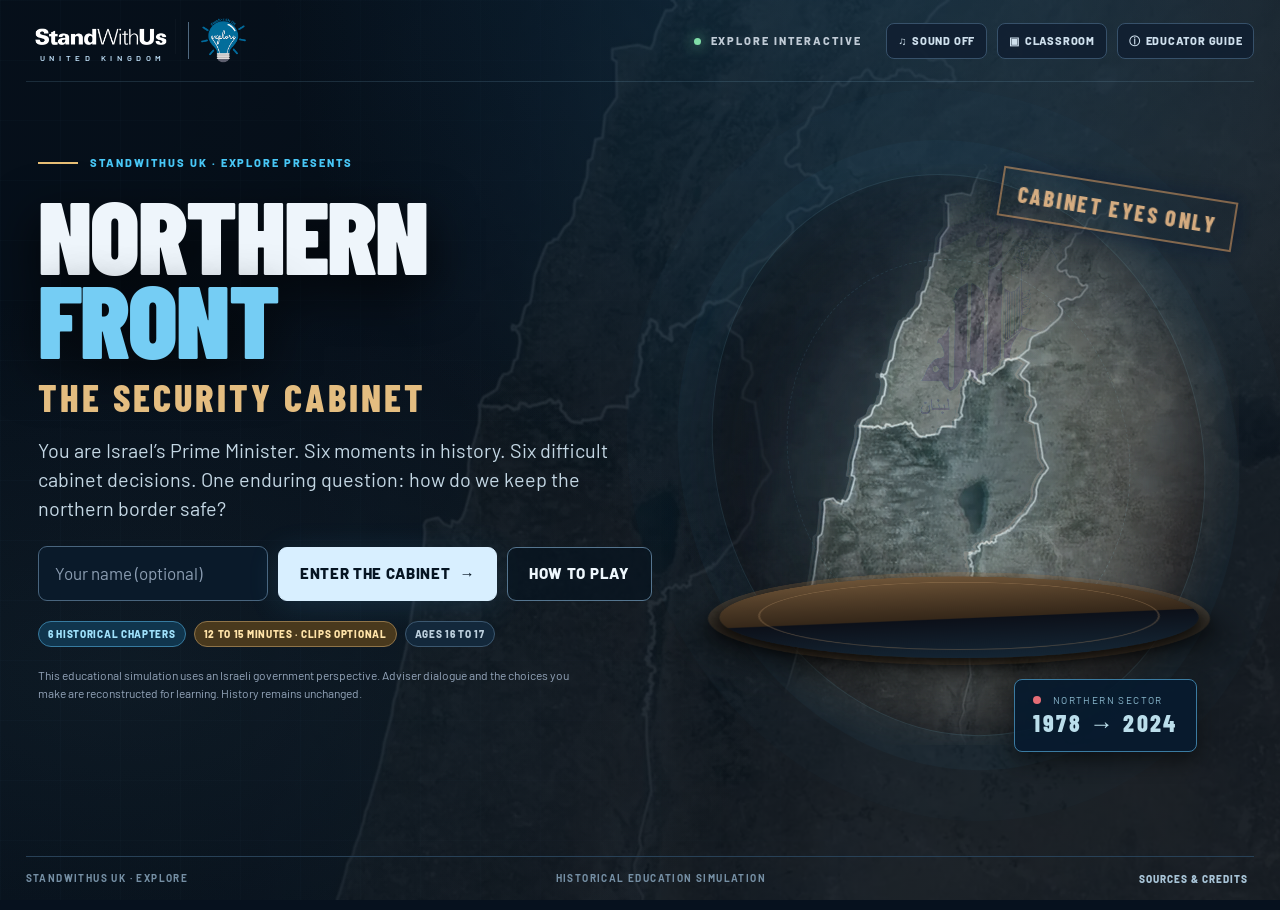
<file: index.html>
<!doctype html>
<html lang="en-GB">
<head>
  <meta charset="utf-8">
  <meta name="viewport" content="width=device-width, initial-scale=1">
  <meta name="theme-color" content="#06111e">
  <meta name="description" content="Northern Front: The Security Cabinet, an interactive Explore history game about Israeli decisions and the Lebanon border.">
  <title>Northern Front | The Security Cabinet | Explore</title>
  <link rel="icon" href="assets/explore_logo.png" type="image/png">
  <link rel="stylesheet" href="styles.css">
</head>
<body>
  <div class="scene-backdrop" aria-hidden="true"></div>
  <header class="site-header">
    <a class="brand" href="index.html" aria-label="Northern Front, home" id="homeLink">
      <div class="brand-logo"><img src="assets/swu_logo_white.png" alt="StandWithUs"><small>UNITED KINGDOM</small></div>
      <span class="brand-separator" aria-hidden="true"></span>
      <img class="explore-logo" src="assets/explore_logo.png" alt="Explore programme">
    </a>
    <div class="header-right">
      <span class="mission-label"><span class="live-dot"></span> EXPLORE INTERACTIVE</span>
      <button class="header-tool" id="soundToggle" type="button" aria-pressed="false" title="Toggle ambient sound">♫ <span class="sound-word">SOUND OFF</span></button>
      <button class="header-tool" id="classroomToggle" type="button" aria-pressed="false" title="Enlarge classroom text">▣ <span class="room-word">CLASSROOM</span></button>
      <a class="header-tool help-link" href="educator_guide.html" target="_blank" rel="noopener">ⓘ <span>EDUCATOR GUIDE</span></a>
    </div>
  </header>
  <main id="app" tabindex="-1" aria-live="polite" aria-atomic="false"></main>
  <footer class="site-footer">
    <span>STANDWITHUS UK · EXPLORE</span><span>HISTORICAL EDUCATION SIMULATION</span><button id="sourceFooter" type="button">SOURCES &amp; CREDITS</button>
  </footer>
  <div id="modalRoot" class="modal-root" aria-live="polite"></div>
  <script src="game.js" defer></script>
</body>
</html>
</file>
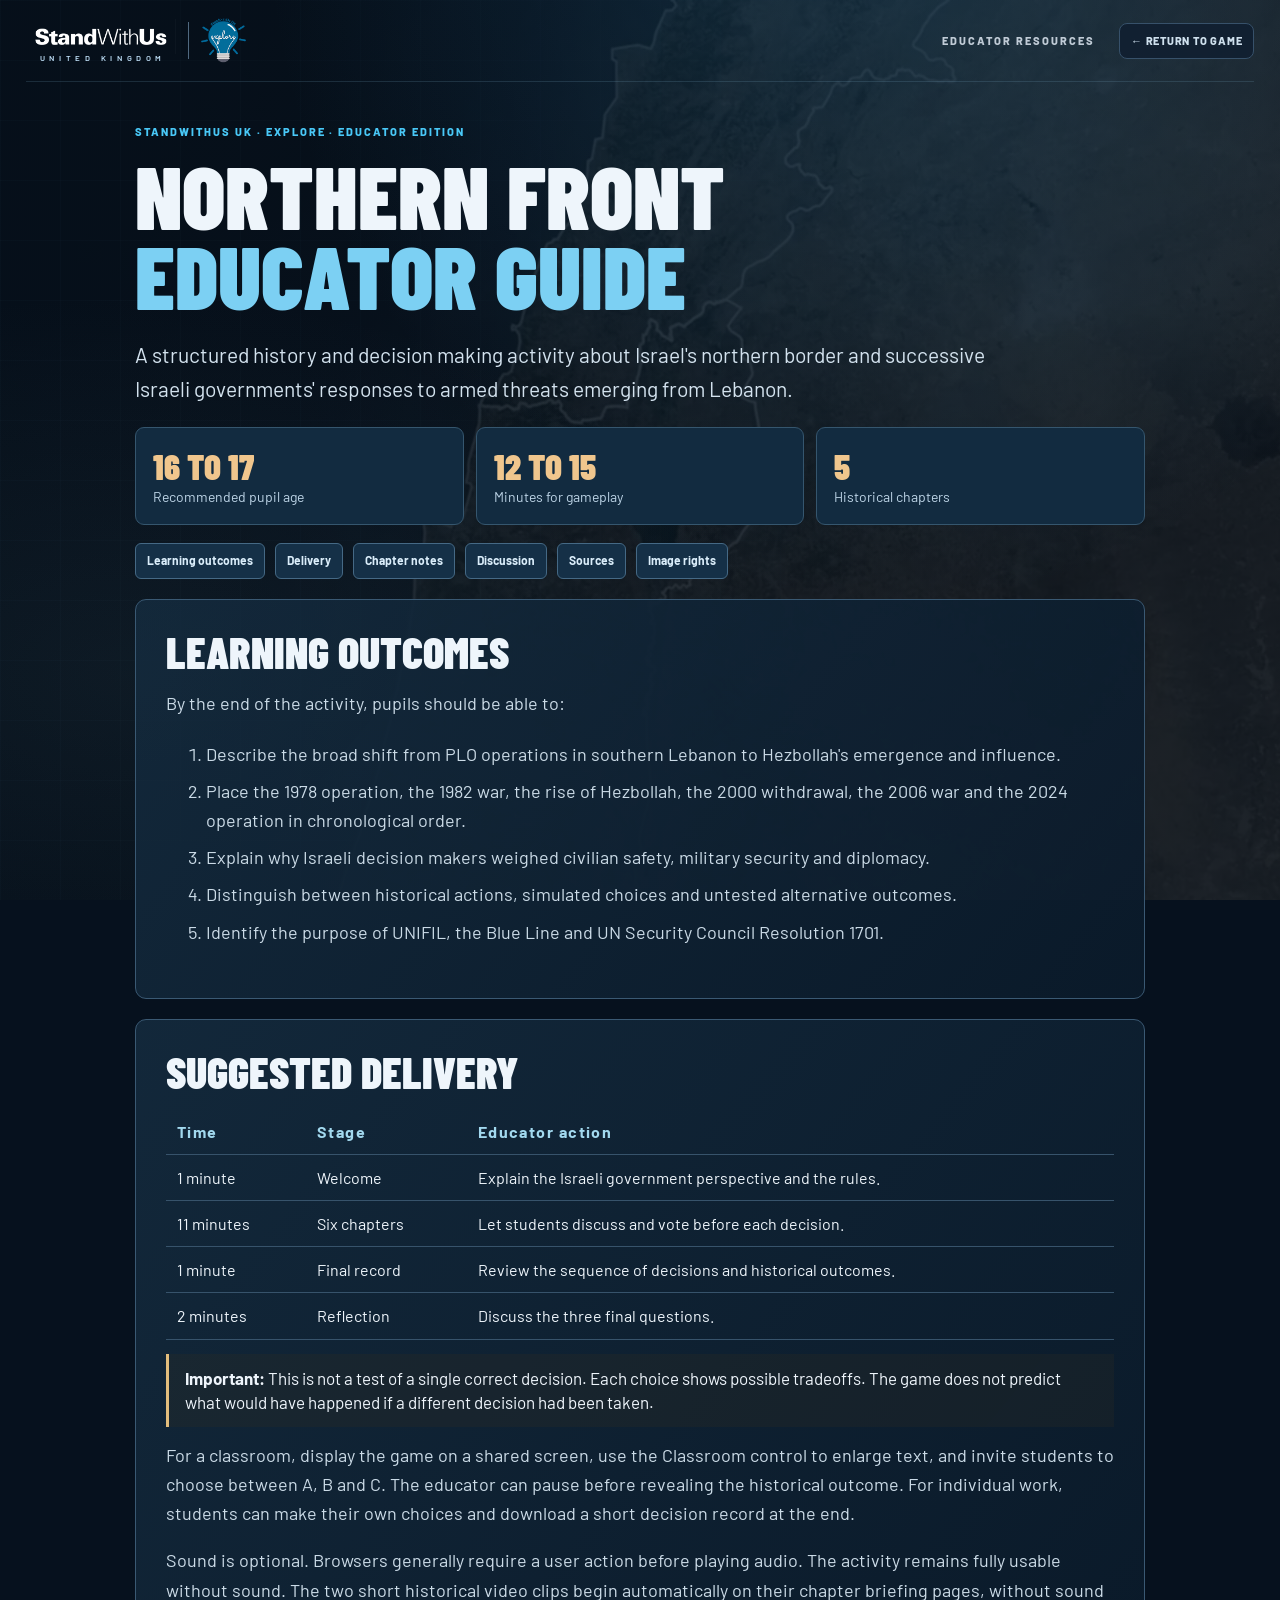
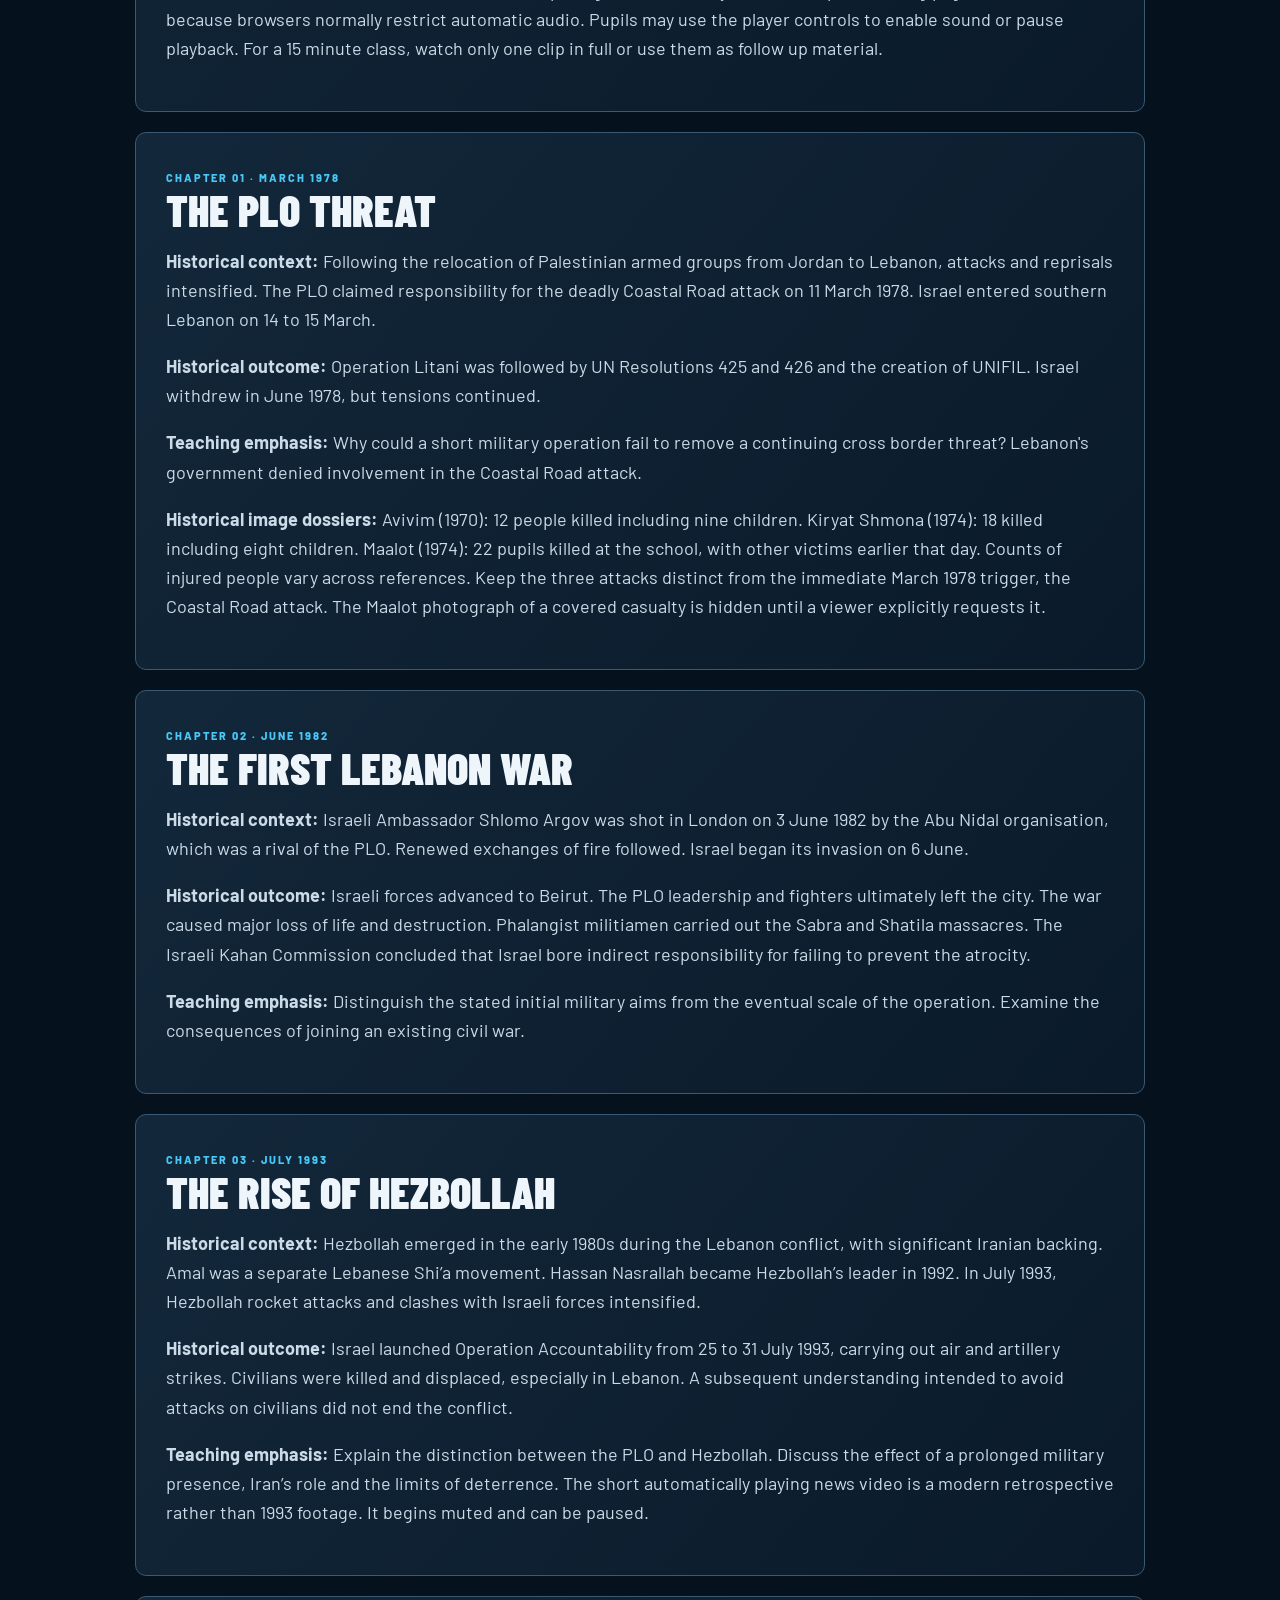
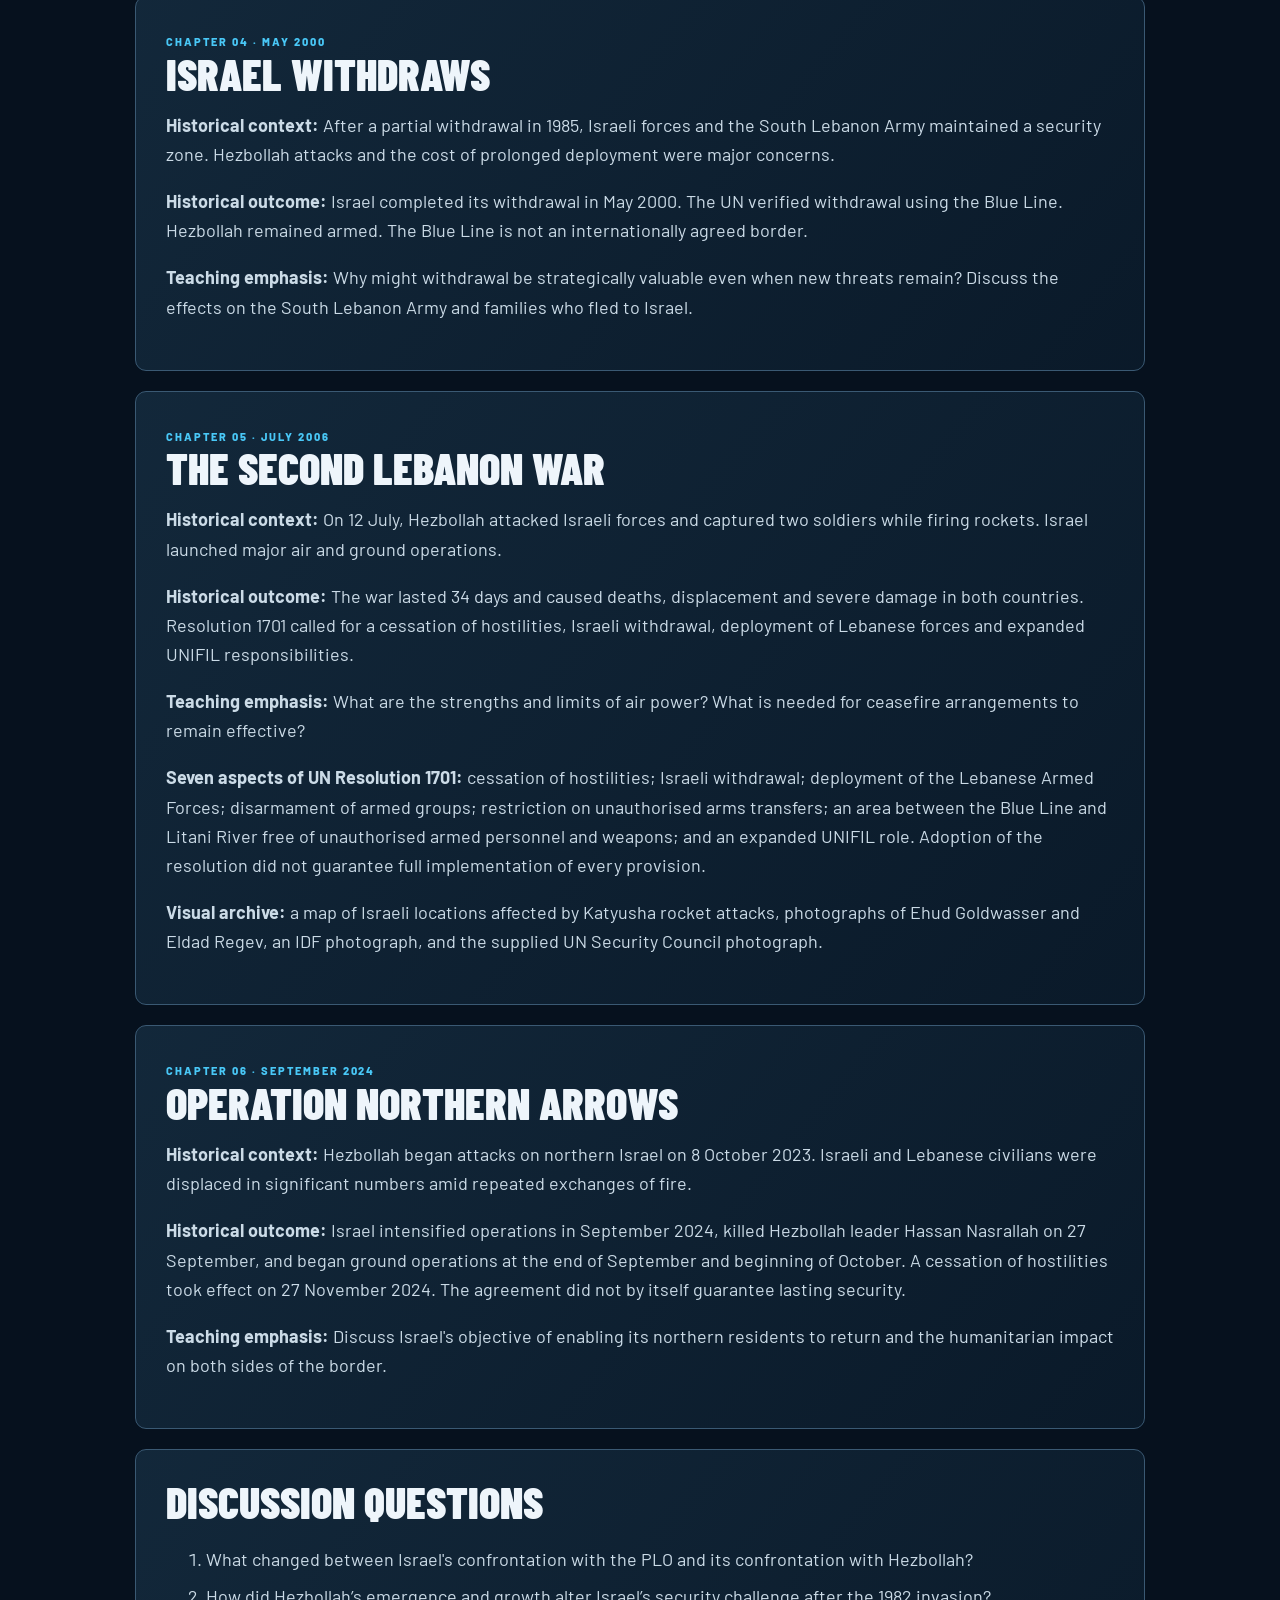
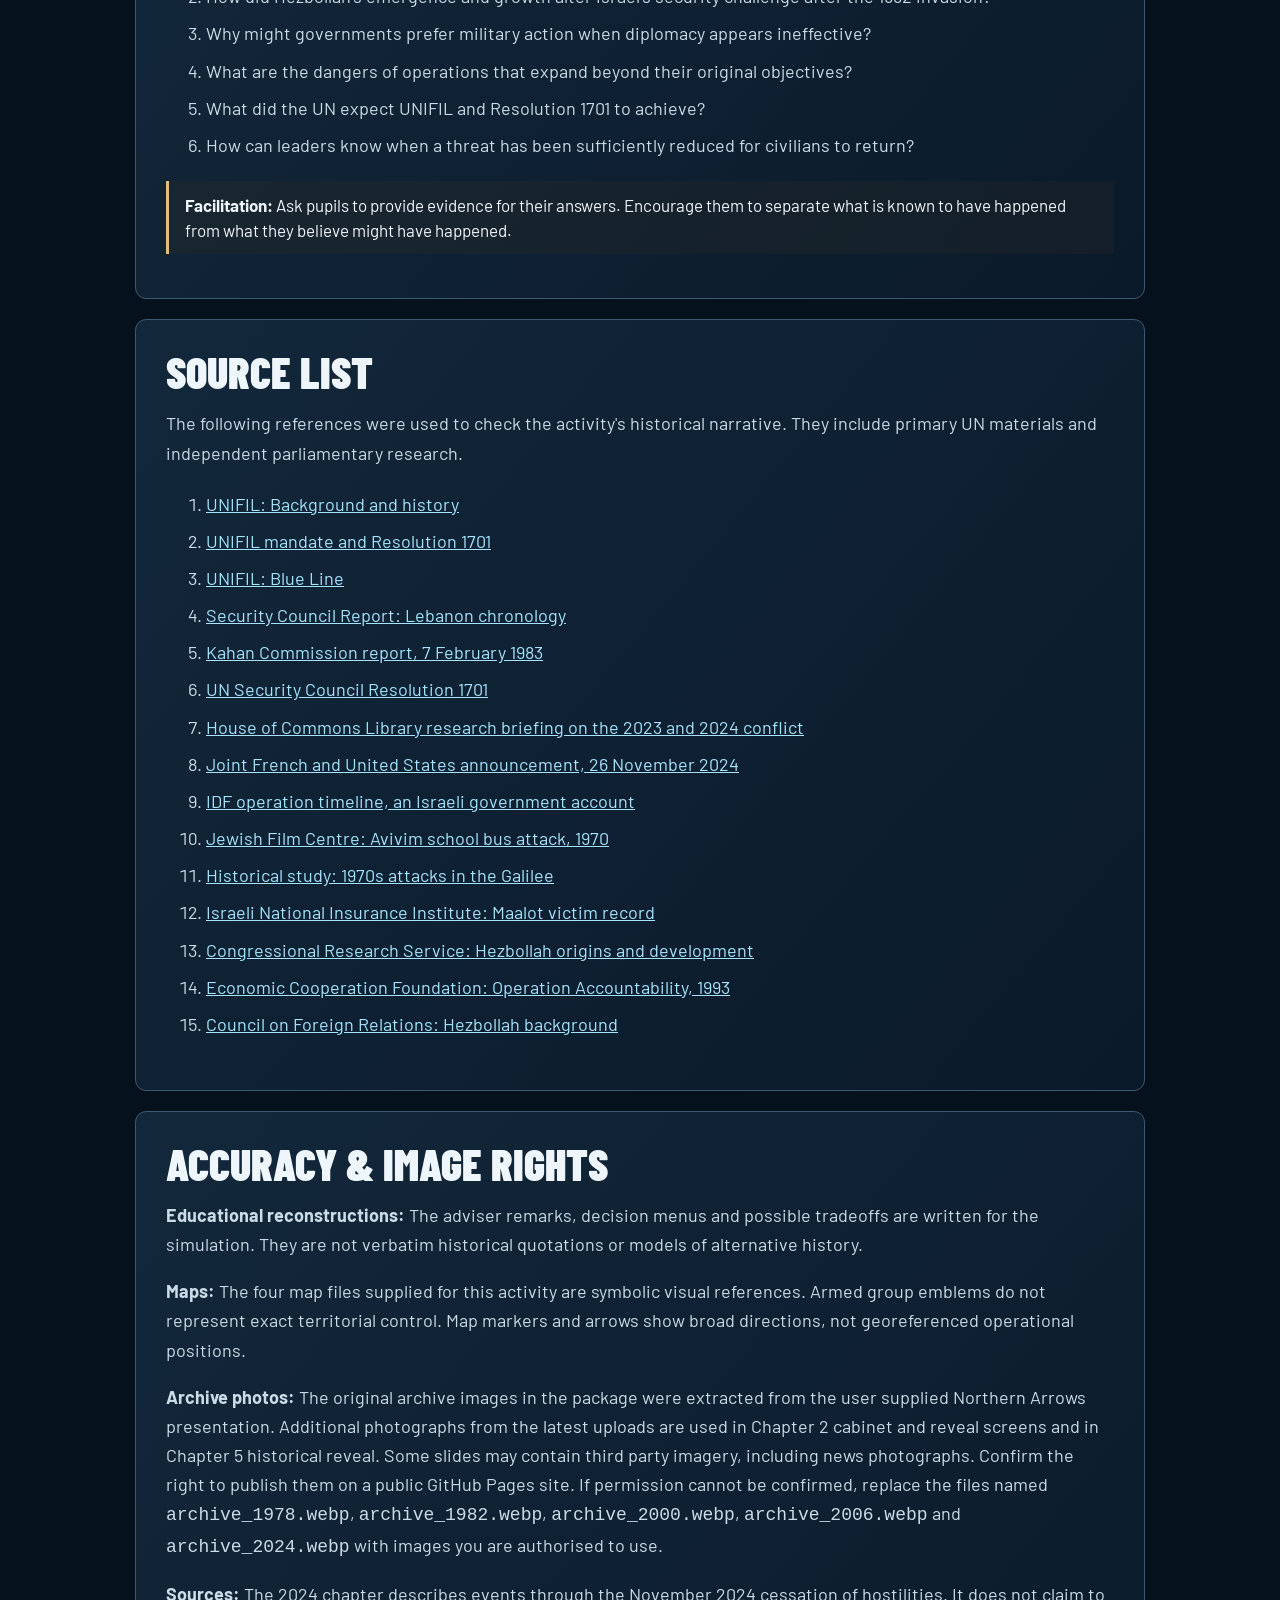
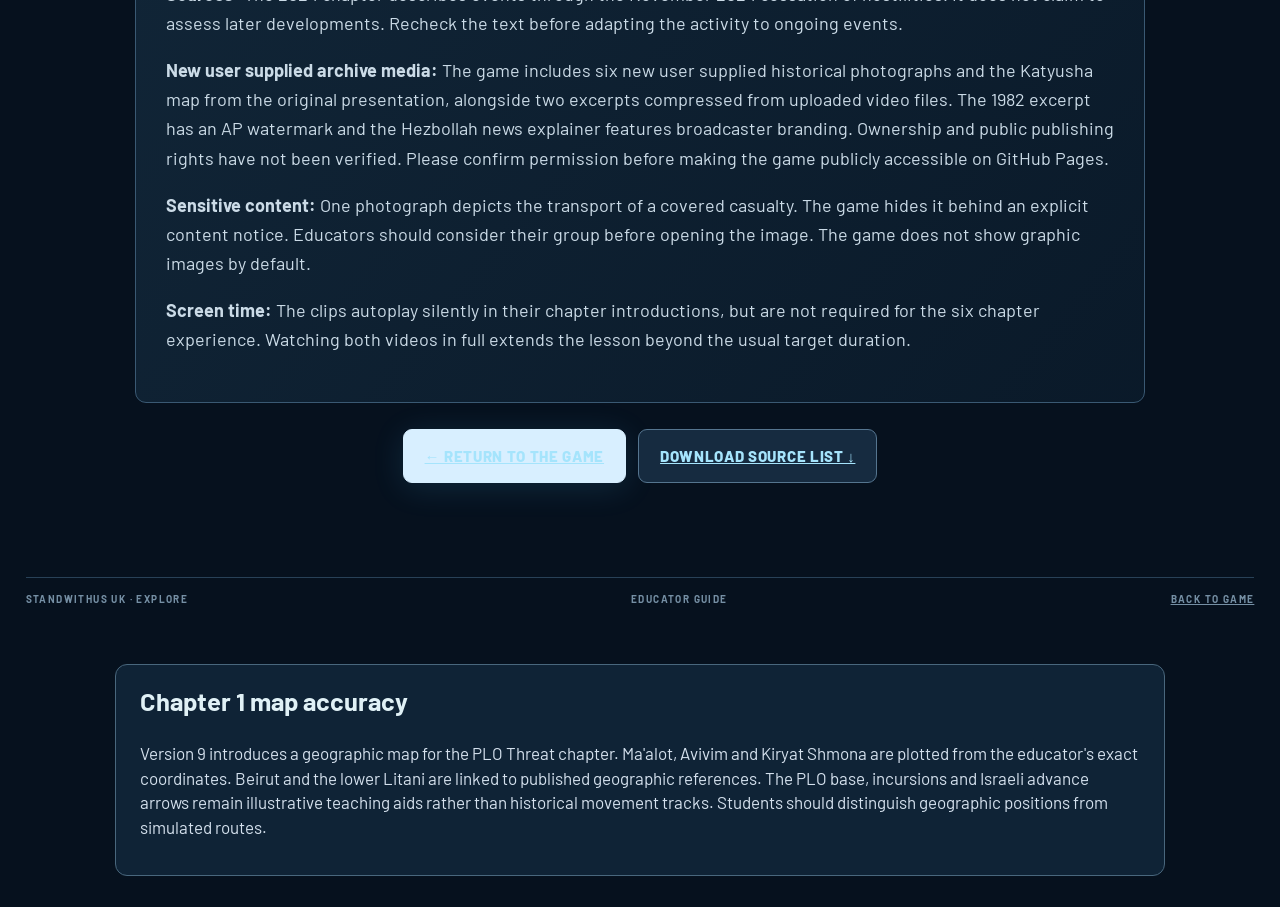
<file: educator_guide.html>
<!DOCTYPE html>

<html lang="en-GB"><head><meta charset="utf-8"/><meta content="width=device-width,initial-scale=1" name="viewport"/><meta content="#06111e" name="theme-color"/><title>Educator Guide | Northern Front</title><link href="styles.css" rel="stylesheet"/><style>
.guide{max-width:1040px;margin:0 auto;padding:35px 15px 70px}.guide h1{font:900 clamp(57px,7vw,95px)/.9 var(--display);text-transform:uppercase;margin:12px 0 23px}.guide h1 span{color:#7cd0f3}.guide h2{font:900 clamp(32px,4vw,44px)/1 var(--display);text-transform:uppercase;margin:0 0 15px}.guide h3{font:800 26px var(--display);text-transform:uppercase;margin:8px 0}.guide .lead{font-size:18px;color:#d3e2ee;max-width:850px}.guide .panel{border:1px solid #3a5973;background:linear-gradient(130deg,#142a3deb,#0b1b2be9);border-radius:11px;margin:20px 0;padding:clamp(19px,3vw,30px)}.guide p,.guide li{font-size:15px;color:#cbdbe7;line-height:1.58}.guide li{padding:4px 0}.guide a{color:#a5e4fc;overflow-wrap:anywhere}.guide a:hover{color:white}.guide .mini{color:#a4b7c7;font-size:12px}.guide-grid{display:grid;grid-template-columns:repeat(3,1fr);gap:12px}.guide-box{border:1px solid #35566e;border-radius:9px;padding:17px;background:#122b40}.guide-box strong{font:900 35px var(--display);color:#f0c68d}.guide-box span{display:block;color:#bdd4e6;font-size:12px}.guide-callout{border-left:3px solid #e2bd7c;background:#372d223b;padding:12px 16px;margin:14px 0}.guide table{width:100%;border-collapse:collapse}.guide th,.guide td{border-bottom:1px solid #37536b;text-align:left;padding:11px;font-size:14px;vertical-align:top}.guide th{color:#a2d9ef;font-size:11px;letter-spacing:.09em}.guide .navbox{display:flex;gap:10px;flex-wrap:wrap;margin:18px 0}.guide .navbox a{border:1px solid #456985;background:#153047;border-radius:6px;text-decoration:none;color:#daedfa;padding:8px 11px;font-size:12px;font-weight:700}.guide section[id]{scroll-margin-top:25px}@media(max-width:670px){.guide-grid{grid-template-columns:1fr}.guide th,.guide td{padding:8px;font-size:12px}}
</style><style>.guide p,.guide li{font-size:18px;line-height:1.62}.guide .lead{font-size:21px}.guide th,.guide td{font-size:16px}.guide .guide-box span{font-size:14px}.guide .mini{font-size:14px}@media(max-width:700px){.guide p,.guide li{font-size:17px}.guide .lead{font-size:19px}.guide .guide-grid{grid-template-columns:1fr}.guide th,.guide td{font-size:14px}}</style></head><body><div aria-hidden="true" class="scene-backdrop"></div><header class="site-header"><a class="brand" href="index.html"><div class="brand-logo"><img alt="StandWithUs" src="assets/swu_logo_white.png"/><small>UNITED KINGDOM</small></div><span class="brand-separator"></span><img alt="Explore" class="explore-logo" src="assets/explore_logo.png"/></a><div class="header-right"><span class="mission-label">EDUCATOR RESOURCES</span><a class="header-tool" href="index.html">← RETURN TO GAME</a></div></header><main class="guide">
<span class="eyebrow">STANDWITHUS UK · EXPLORE · EDUCATOR EDITION</span><h1>NORTHERN FRONT<br/><span>EDUCATOR GUIDE</span></h1><p class="lead">A structured history and decision making activity about Israel's northern border and successive Israeli governments' responses to armed threats emerging from Lebanon.</p>
<div class="guide-grid"><div class="guide-box"><strong>16 TO 17</strong><span>Recommended pupil age</span></div><div class="guide-box"><strong>12 TO 15</strong><span>Minutes for gameplay</span></div><div class="guide-box"><strong>5</strong><span>Historical chapters</span></div></div>
<div class="navbox"><a href="#learning">Learning outcomes</a><a href="#delivery">Delivery</a><a href="#chapters">Chapter notes</a><a href="#questions">Discussion</a><a href="#sources">Sources</a><a href="#rights">Image rights</a></div>
<section class="panel" id="learning"><h2>LEARNING OUTCOMES</h2><p>By the end of the activity, pupils should be able to:</p><ol><li>Describe the broad shift from PLO operations in southern Lebanon to Hezbollah's emergence and influence.</li><li>Place the 1978 operation, the 1982 war, the rise of Hezbollah, the 2000 withdrawal, the 2006 war and the 2024 operation in chronological order.</li><li>Explain why Israeli decision makers weighed civilian safety, military security and diplomacy.</li><li>Distinguish between historical actions, simulated choices and untested alternative outcomes.</li><li>Identify the purpose of UNIFIL, the Blue Line and UN Security Council Resolution 1701.</li></ol></section>
<section class="panel" id="delivery"><h2>SUGGESTED DELIVERY</h2><table><thead><tr><th>Time</th><th>Stage</th><th>Educator action</th></tr></thead><tbody><tr><td>1 minute</td><td>Welcome</td><td>Explain the Israeli government perspective and the rules.</td></tr><tr><td>11 minutes</td><td>Six chapters</td><td>Let students discuss and vote before each decision.</td></tr><tr><td>1 minute</td><td>Final record</td><td>Review the sequence of decisions and historical outcomes.</td></tr><tr><td>2 minutes</td><td>Reflection</td><td>Discuss the three final questions.</td></tr></tbody></table><div class="guide-callout"><strong>Important:</strong> This is not a test of a single correct decision. Each choice shows possible tradeoffs. The game does not predict what would have happened if a different decision had been taken.</div><p>For a classroom, display the game on a shared screen, use the Classroom control to enlarge text, and invite students to choose between A, B and C. The educator can pause before revealing the historical outcome. For individual work, students can make their own choices and download a short decision record at the end.</p><p>Sound is optional. Browsers generally require a user action before playing audio. The activity remains fully usable without sound. The two short historical video clips begin automatically on their chapter briefing pages, without sound because browsers normally restrict automatic audio. Pupils may use the player controls to enable sound or pause playback. For a 15 minute class, watch only one clip in full or use them as follow up material.</p></section>
<section id="chapters"><div class="panel"><span class="eyebrow">CHAPTER 01 · MARCH 1978</span><h2>THE PLO THREAT</h2><p><strong>Historical context:</strong> Following the relocation of Palestinian armed groups from Jordan to Lebanon, attacks and reprisals intensified. The PLO claimed responsibility for the deadly Coastal Road attack on 11 March 1978. Israel entered southern Lebanon on 14 to 15 March.</p><p><strong>Historical outcome:</strong> Operation Litani was followed by UN Resolutions 425 and 426 and the creation of UNIFIL. Israel withdrew in June 1978, but tensions continued.</p><p><strong>Teaching emphasis:</strong> Why could a short military operation fail to remove a continuing cross border threat? Lebanon's government denied involvement in the Coastal Road attack.</p><p><strong>Historical image dossiers:</strong> Avivim (1970): 12 people killed including nine children. Kiryat Shmona (1974): 18 killed including eight children. Maalot (1974): 22 pupils killed at the school, with other victims earlier that day. Counts of injured people vary across references. Keep the three attacks distinct from the immediate March 1978 trigger, the Coastal Road attack. The Maalot photograph of a covered casualty is hidden until a viewer explicitly requests it.</p></div>
<div class="panel"><span class="eyebrow">CHAPTER 02 · JUNE 1982</span><h2>THE FIRST LEBANON WAR</h2><p><strong>Historical context:</strong> Israeli Ambassador Shlomo Argov was shot in London on 3 June 1982 by the Abu Nidal organisation, which was a rival of the PLO. Renewed exchanges of fire followed. Israel began its invasion on 6 June.</p><p><strong>Historical outcome:</strong> Israeli forces advanced to Beirut. The PLO leadership and fighters ultimately left the city. The war caused major loss of life and destruction. Phalangist militiamen carried out the Sabra and Shatila massacres. The Israeli Kahan Commission concluded that Israel bore indirect responsibility for failing to prevent the atrocity.</p><p><strong>Teaching emphasis:</strong> Distinguish the stated initial military aims from the eventual scale of the operation. Examine the consequences of joining an existing civil war.</p></div>
<div class="panel"><span class="eyebrow">CHAPTER 03 · JULY 1993</span><h2>THE RISE OF HEZBOLLAH</h2><p><strong>Historical context:</strong> Hezbollah emerged in the early 1980s during the Lebanon conflict, with significant Iranian backing. Amal was a separate Lebanese Shi’a movement. Hassan Nasrallah became Hezbollah’s leader in 1992. In July 1993, Hezbollah rocket attacks and clashes with Israeli forces intensified.</p><p><strong>Historical outcome:</strong> Israel launched Operation Accountability from 25 to 31 July 1993, carrying out air and artillery strikes. Civilians were killed and displaced, especially in Lebanon. A subsequent understanding intended to avoid attacks on civilians did not end the conflict.</p><p><strong>Teaching emphasis:</strong> Explain the distinction between the PLO and Hezbollah. Discuss the effect of a prolonged military presence, Iran’s role and the limits of deterrence. The short automatically playing news video is a modern retrospective rather than 1993 footage. It begins muted and can be paused.</p></div><div class="panel"><span class="eyebrow">CHAPTER 04 · MAY 2000</span><h2>ISRAEL WITHDRAWS</h2><p><strong>Historical context:</strong> After a partial withdrawal in 1985, Israeli forces and the South Lebanon Army maintained a security zone. Hezbollah attacks and the cost of prolonged deployment were major concerns.</p><p><strong>Historical outcome:</strong> Israel completed its withdrawal in May 2000. The UN verified withdrawal using the Blue Line. Hezbollah remained armed. The Blue Line is not an internationally agreed border.</p><p><strong>Teaching emphasis:</strong> Why might withdrawal be strategically valuable even when new threats remain? Discuss the effects on the South Lebanon Army and families who fled to Israel.</p></div>
<div class="panel"><span class="eyebrow">CHAPTER 05 · JULY 2006</span><h2>THE SECOND LEBANON WAR</h2><p><strong>Historical context:</strong> On 12 July, Hezbollah attacked Israeli forces and captured two soldiers while firing rockets. Israel launched major air and ground operations.</p><p><strong>Historical outcome:</strong> The war lasted 34 days and caused deaths, displacement and severe damage in both countries. Resolution 1701 called for a cessation of hostilities, Israeli withdrawal, deployment of Lebanese forces and expanded UNIFIL responsibilities.</p><p><strong>Teaching emphasis:</strong> What are the strengths and limits of air power? What is needed for ceasefire arrangements to remain effective?</p><p><strong>Seven aspects of UN Resolution 1701:</strong> cessation of hostilities; Israeli withdrawal; deployment of the Lebanese Armed Forces; disarmament of armed groups; restriction on unauthorised arms transfers; an area between the Blue Line and Litani River free of unauthorised armed personnel and weapons; and an expanded UNIFIL role. Adoption of the resolution did not guarantee full implementation of every provision.</p><p><strong>Visual archive:</strong> a map of Israeli locations affected by Katyusha rocket attacks, photographs of Ehud Goldwasser and Eldad Regev, an IDF photograph, and the supplied UN Security Council photograph.</p></div>
<div class="panel"><span class="eyebrow">CHAPTER 06 · SEPTEMBER 2024</span><h2>OPERATION NORTHERN ARROWS</h2><p><strong>Historical context:</strong> Hezbollah began attacks on northern Israel on 8 October 2023. Israeli and Lebanese civilians were displaced in significant numbers amid repeated exchanges of fire.</p><p><strong>Historical outcome:</strong> Israel intensified operations in September 2024, killed Hezbollah leader Hassan Nasrallah on 27 September, and began ground operations at the end of September and beginning of October. A cessation of hostilities took effect on 27 November 2024. The agreement did not by itself guarantee lasting security.</p><p><strong>Teaching emphasis:</strong> Discuss Israel's objective of enabling its northern residents to return and the humanitarian impact on both sides of the border.</p></div></section>
<section class="panel" id="questions"><h2>DISCUSSION QUESTIONS</h2><ol><li>What changed between Israel's confrontation with the PLO and its confrontation with Hezbollah?</li><li>How did Hezbollah’s emergence and growth alter Israel’s security challenge after the 1982 invasion?</li><li>Why might governments prefer military action when diplomacy appears ineffective?</li><li>What are the dangers of operations that expand beyond their original objectives?</li><li>What did the UN expect UNIFIL and Resolution 1701 to achieve?</li><li>How can leaders know when a threat has been sufficiently reduced for civilians to return?</li></ol><div class="guide-callout"><strong>Facilitation:</strong> Ask pupils to provide evidence for their answers. Encourage them to separate what is known to have happened from what they believe might have happened.</div></section>
<section class="panel" id="sources"><h2>SOURCE LIST</h2><p>The following references were used to check the activity's historical narrative. They include primary UN materials and independent parliamentary research.</p><ol>
<li><a href="https://unifil.unmissions.org/en/background" rel="noopener" target="_blank">UNIFIL: Background and history</a></li>
<li><a href="https://unifil.unmissions.org/en/unifil-mandate" rel="noopener" target="_blank">UNIFIL mandate and Resolution 1701</a></li>
<li><a href="https://unifil.unmissions.org/en/unifil-operations" rel="noopener" target="_blank">UNIFIL: Blue Line</a></li>
<li><a href="https://www.securitycouncilreport.org/chronology/lebanon.php?print=true" rel="noopener" target="_blank">Security Council Report: Lebanon chronology</a></li>
<li><a href="https://www.palquest.org/en/node/9664" rel="noopener" target="_blank">Kahan Commission report, 7 February 1983</a></li>
<li><a href="https://digitallibrary.un.org/record/581053" rel="noopener" target="_blank">UN Security Council Resolution 1701</a></li>
<li><a href="https://commonslibrary.parliament.uk/research-briefings/cbp-10108/" rel="noopener" target="_blank">House of Commons Library research briefing on the 2023 and 2024 conflict</a></li>
<li><a href="https://www.elysee.fr/en/emmanuel-macron/2024/11/26/joint-statement-by-president-biden-and-president-macron-announcing-a-cessation-of-hostilities" rel="noopener" target="_blank">Joint French and United States announcement, 26 November 2024</a></li>
<li><a href="https://www.idf.il/en/mini-sites/idf-press-releases-israel-at-war/the-northern-front/a-timeline-of-operation-northern-arrows/" rel="noopener" target="_blank">IDF operation timeline, an Israeli government account</a></li>
<li><a href="https://jfc.org.il/en/news_journal/59606-2/105238-2/" rel="noopener" target="_blank">Jewish Film Centre: Avivim school bus attack, 1970</a></li><li><a href="https://artefacts-discovery.researcher.life/full_text/DA-2/ca/ca545cea1fdf3dd684aa4b7c94d6db4e/full_text/2bdd018140510d56ff365d1f5d1e1981.pdf" rel="noopener" target="_blank">Historical study: 1970s attacks in the Galilee</a></li><li><a href="https://laad.btl.gov.il/Web/He/TerrorVictims/Page/Default.aspx?ID=37853" rel="noopener" target="_blank">Israeli National Insurance Institute: Maalot victim record</a></li><li><a href="https://www.everycrsreport.com/files/20101008_R41446_74080e475b543f8ec66c3a60d2e821ecacedd810.html" rel="noopener" target="_blank">Congressional Research Service: Hezbollah origins and development</a></li><li><a href="https://www.ecf.org.il/issues/issue/1384" rel="noopener" target="_blank">Economic Cooperation Foundation: Operation Accountability, 1993</a></li><li><a href="https://www.cfr.org/backgrounders/what-hezbollah" rel="noopener" target="_blank">Council on Foreign Relations: Hezbollah background</a></li></ol></section>
<section class="panel" id="rights"><h2>ACCURACY &amp; IMAGE RIGHTS</h2><p><strong>Educational reconstructions:</strong> The adviser remarks, decision menus and possible tradeoffs are written for the simulation. They are not verbatim historical quotations or models of alternative history.</p><p><strong>Maps:</strong> The four map files supplied for this activity are symbolic visual references. Armed group emblems do not represent exact territorial control. Map markers and arrows show broad directions, not georeferenced operational positions.</p><p><strong>Archive photos:</strong> The original archive images in the package were extracted from the user supplied Northern Arrows presentation. Additional photographs from the latest uploads are used in Chapter 2 cabinet and reveal screens and in Chapter 5 historical reveal. Some slides may contain third party imagery, including news photographs. Confirm the right to publish them on a public GitHub Pages site. If permission cannot be confirmed, replace the files named <code>archive_1978.webp</code>, <code>archive_1982.webp</code>, <code>archive_2000.webp</code>, <code>archive_2006.webp</code> and <code>archive_2024.webp</code> with images you are authorised to use.</p><p><strong>Sources:</strong> The 2024 chapter describes events through the November 2024 cessation of hostilities. It does not claim to assess later developments. Recheck the text before adapting the activity to ongoing events.</p><p><strong>New user supplied archive media:</strong> The game includes six new user supplied historical photographs and the Katyusha map from the original presentation, alongside two excerpts compressed from uploaded video files. The 1982 excerpt has an AP watermark and the Hezbollah news explainer features broadcaster branding. Ownership and public publishing rights have not been verified. Please confirm permission before making the game publicly accessible on GitHub Pages.</p><p><strong>Sensitive content:</strong> One photograph depicts the transport of a covered casualty. The game hides it behind an explicit content notice. Educators should consider their group before opening the image. The game does not show graphic images by default.</p><p><strong>Screen time:</strong> The clips autoplay silently in their chapter introductions, but are not required for the six chapter experience. Watching both videos in full extends the lesson beyond the usual target duration.</p></section>
<div class="final-actions"><a class="btn btn-primary" href="index.html">← RETURN TO THE GAME</a><a class="btn" download="" href="SOURCES.md">DOWNLOAD SOURCE LIST ↓</a></div></main><footer class="site-footer"><span>STANDWITHUS UK · EXPLORE</span><span>EDUCATOR GUIDE</span><a href="index.html">BACK TO GAME</a></footer><section style="max-width:1050px;margin:35px auto;padding:18px 24px;border:1px solid #49677d;border-radius:12px;background:#0f2336;color:#e0f1f6"><h2>Chapter 1 map accuracy</h2><p>Version 9 introduces a geographic map for the PLO Threat chapter. Ma'alot, Avivim and Kiryat Shmona are plotted from the educator's exact coordinates. Beirut and the lower Litani are linked to published geographic references. The PLO base, incursions and Israeli advance arrows remain illustrative teaching aids rather than historical movement tracks. Students should distinguish geographic positions from simulated routes.</p></section>
</body></html>
</file>
<file: styles.css>
@import url('https://fonts.googleapis.com/css2?family=Barlow+Condensed:wght@500;600;700;800;900&family=Barlow:wght@400;500;600;700;800&display=swap');
:root{color-scheme:dark;--ink:#eef5fb;--text:#d4e0ed;--muted:#93a4b9;--navy:#06111e;--panel:#101f30;--line:#284157;--cyan:#49c8f7;--gold:#e8bf76;--red:#f57978;--green:#89d4ad;--font:'Barlow',Arial,sans-serif;--display:'Barlow Condensed','Arial Narrow',Arial,sans-serif}
*{box-sizing:border-box}html{scroll-behavior:smooth}body{margin:0;min-height:100vh;font-family:var(--font);background:var(--navy);color:var(--ink);line-height:1.45;overflow-x:hidden}a{color:inherit}button,input{font:inherit}button{cursor:pointer}button:focus-visible,a:focus-visible,input:focus-visible{outline:3px solid var(--cyan);outline-offset:3px}button:disabled{cursor:not-allowed;opacity:.45}p,h1,h2,h3,h4{margin-top:0}p{color:var(--text)}.scene-backdrop{position:fixed;inset:0;z-index:-1;pointer-events:none;background:radial-gradient(ellipse at 70% -12%,rgba(38,118,167,.25),transparent 50%),radial-gradient(ellipse at 10% 75%,rgba(70,102,113,.12),transparent 40%),linear-gradient(90deg,rgba(5,15,26,.92),rgba(5,15,26,.82)),url('assets/map_base.webp') center center/cover no-repeat}.scene-backdrop:after{content:'';position:absolute;inset:0;opacity:.22;background-image:linear-gradient(rgba(109,161,193,.12) 1px,transparent 1px),linear-gradient(90deg,rgba(109,161,193,.12) 1px,transparent 1px);background-size:60px 60px;mask-image:linear-gradient(to right,black,transparent 85%)}
.site-header{width:min(1580px,96%);margin:0 auto;display:flex;justify-content:space-between;align-items:center;min-height:82px;gap:18px;border-bottom:1px solid rgba(130,176,206,.18);position:relative;z-index:3}.brand{display:flex;align-items:center;gap:12px;text-decoration:none;min-width:0}.brand-logo{width:150px;display:flex;flex-direction:column;justify-content:center;align-items:center;gap:0}.brand-logo img{width:100%;height:auto;display:block}.brand-logo small{font-size:8px;letter-spacing:.57em;text-indent:.57em;color:#c1e2fa;font-weight:600;line-height:1}.brand-separator{height:37px;border-left:1px solid #506980}.explore-logo{width:45px;height:53px;object-fit:contain}.header-right{display:flex;gap:10px;align-items:center}.mission-label,.eyebrow,.section-kicker,.micro-label{font-size:11px;font-weight:800;letter-spacing:.18em;color:var(--cyan)}.mission-label{color:#c0cbd6;white-space:nowrap;margin-right:14px}.live-dot{display:inline-block;width:7px;height:7px;border-radius:50%;background:#80dfa8;box-shadow:0 0 14px #77e9ac;margin-right:6px}.header-tool{border:1px solid #37516a;border-radius:8px;background:rgba(17,32,49,.9);color:#cfe0ed;font-size:11px;letter-spacing:.07em;font-weight:800;min-height:36px;padding:8px 11px;text-decoration:none;display:inline-flex;align-items:center;gap:5px}.header-tool:hover{background:#193148;border-color:#6f9bbb}.header-tool[aria-pressed=true]{background:#123c57;color:#a8e8ff;border-color:var(--cyan)}.site-footer{width:min(1580px,96%);margin:24px auto 0;border-top:1px solid #284157;padding:14px 0 22px;display:flex;justify-content:space-between;gap:16px;color:#758fa4;font-size:10px;font-weight:700;letter-spacing:.14em}.site-footer button{border:0;background:transparent;color:#a8c4d7;font-size:10px;font-weight:800;letter-spacing:.1em}.site-footer button:hover{color:white}
#app{width:min(1580px,96%);margin:0 auto;min-height:calc(100vh - 150px)}.btn{border:1px solid #55758f;border-radius:9px;padding:13px 21px;font-weight:800;text-transform:uppercase;letter-spacing:.09em;font-size:12px;color:#eef7fd;background:#162b40;display:inline-flex;align-items:center;justify-content:center;gap:9px;min-height:48px;transition:transform .15s,background .2s,border-color .2s;line-height:1.15}.btn:hover{transform:translateY(-2px);background:#23425e;border-color:#84b6d3}.btn:active{transform:translateY(0)}.btn-primary{background:#d8efff;color:#061523;border-color:#d8efff;box-shadow:0 5px 32px #55beff22}.btn-primary:hover{background:#fff;color:#051321}.btn-gold{background:#dcb66f;color:#191509;border-color:#ead39f}.btn-gold:hover{background:#ffe0a1;color:#191509}.btn-ghost{background:#071521a8}.btn-small{min-height:38px;padding:8px 13px;font-size:10px}.btn-wide{width:100%}.small-muted{font-size:12px;color:var(--muted)}.hidden{display:none!important}.max-content{max-width:700px}.divider{height:1px;background:#33465d;margin:20px 0}.pill{border:1px solid #3c5870;background:#13283b;border-radius:100px;padding:5px 9px;color:#bccfdd;font-size:10px;font-weight:800;letter-spacing:.07em;white-space:nowrap}.pill-blue{color:#9fe1fb;border-color:#377ba0;background:#10354d}.pill-red{color:#ffd1d1;border-color:#835058;background:#3d242c}.pill-green{color:#b5ead0;border-color:#467e66;background:#173f36}.pill-gold{color:#ffe3a8;border-color:#8f7449;background:#49391d}.info-card{border:1px solid var(--line);background:linear-gradient(155deg,#15293be9,#0c1b2bdc);border-radius:12px;padding:20px;box-shadow:0 18px 45px #0002}.info-card h3{font:800 22px/1.05 var(--display);text-transform:uppercase;letter-spacing:.035em}.info-card p:last-child{margin-bottom:0}
/* WELCOME */
.welcome{min-height:calc(100vh - 155px);display:grid;grid-template-columns:1.04fr .96fr;align-items:center;gap:2%;position:relative;padding:30px 1%}.welcome-copy{position:relative;z-index:2;max-width:760px;padding-bottom:40px}.welcome .kicker-line{display:flex;align-items:center;gap:12px;margin-bottom:22px}.kicker-line:before{content:'';height:2px;width:40px;background:var(--gold)}.welcome h1{font:900 clamp(76px,8vw,154px)/.82 var(--display);letter-spacing:-.018em;text-transform:uppercase;margin:0;text-shadow:0 15px 50px #000c}.welcome h1 span{display:block;color:#75cdf4}.welcome h2{font:800 clamp(27px,3vw,50px)/1 var(--display);letter-spacing:.08em;text-transform:uppercase;color:#e4bd80;margin:17px 0 20px}.welcome-intro{font-size:clamp(16px,1.28vw,21px);line-height:1.45;max-width:580px;color:#c4d7e4;margin-bottom:24px}.welcome .entry{display:flex;gap:10px;align-items:center;flex-wrap:wrap;margin-top:21px}.entry input{background:#0a1a2a;border:1px solid #49657e;border-radius:9px;padding:14px 16px;min-height:48px;color:white;min-width:195px;flex:1;max-width:260px;font-size:14px}.entry input::placeholder{color:#8b9db2}.welcome-points{display:flex;align-items:center;gap:8px;flex-wrap:wrap;margin-top:20px}.welcome-art{height:min(660px,69vw);min-height:410px;position:relative;display:flex;justify-content:center;align-items:center}.radar-halo{position:absolute;inset:7%;border:1px solid #46768b50;border-radius:50%;box-shadow:0 0 0 34px #42c7f708,0 0 0 85px #42c7f704;transform:rotate(-16deg)}.radar-halo:before,.radar-halo:after{content:'';position:absolute;inset:15%;border:1px dashed #62abc94e;border-radius:50%}.radar-halo:after{inset:33%;border-color:#8bdaff55}.welcome-map{position:absolute;width:99%;height:88%;object-fit:cover;object-position:49% center;border-radius:25px;opacity:.85;filter:saturate(.73) contrast(1.08);mask-image:radial-gradient(ellipse,black 29%,transparent 73%)}.welcome-map-alt{position:absolute;width:92%;height:88%;object-fit:cover;object-position:center;opacity:.24;filter:sepia(.55) hue-rotate(156deg) brightness(1.5);mask-image:radial-gradient(ellipse,black 22%,transparent 67%);animation:heroPulse 8s ease-in-out infinite}.hero-map-glow{position:absolute;inset:10%;background:radial-gradient(ellipse at center,rgba(59,137,166,.19),transparent 70%);pointer-events:none}.hero-disc{position:absolute;bottom:13%;left:8%;right:8%;height:26%;border-radius:50%;background:linear-gradient(175deg,#785c3d,#352719 55%,#0c1019 56%,#162a3a);transform:perspective(700px) rotateX(62deg);box-shadow:0 12px 20px #000b,0 0 0 11px #9d744441;filter:drop-shadow(0 22px 25px #0009)}.hero-disc:after{content:'';position:absolute;inset:8%;border-radius:50%;border:2px solid #c49b6e44}.hero-stamp{position:absolute;right:1%;top:9%;padding:10px 16px;border:2px solid #db9d63a6;color:#f8c48e;font:800 22px var(--display);letter-spacing:.11em;transform:rotate(9deg);opacity:.83;box-shadow:0 0 18px #0d1c33}.hero-data{position:absolute;bottom:5%;right:8%;background:#071b2ee9;border:1px solid #3b7ba1;padding:13px 18px;box-shadow:0 10px 20px #0007;border-radius:8px;color:#bbdeeb}.hero-data strong{font:800 24px var(--display);letter-spacing:.1em}.hero-data small{display:block;color:#8bb9cf;font-size:10px;letter-spacing:.14em}.hero-data .pulse{display:inline-block;border-radius:100%;width:8px;height:8px;background:#e66d76;margin-right:8px;animation:blink 1.8s infinite}
/* INTERLUDE */
.chapter-intro{max-width:1210px;margin:0 auto;padding:32px 0 25px}.chapter-intro .progress-top,.cabinet .progress-top,.reveal .progress-top{display:flex;justify-content:space-between;gap:12px;align-items:center;margin-bottom:22px}.progress-points{display:flex;gap:7px}.progress-point{height:5px;width:39px;border-radius:7px;background:#35506a}.progress-point.done{background:#4eafcf}.progress-point.current{background:#edc27f;box-shadow:0 0 12px #e3a65388}.intro-shell{border:1px solid #39516a;min-height:620px;border-radius:16px;background:linear-gradient(125deg,#071524de 32%,#0b2439b9 100%);position:relative;overflow:hidden;display:grid;grid-template-columns:1fr .93fr;box-shadow:0 32px 65px #0007}.intro-text{padding:clamp(25px,5.5vw,75px);position:relative;z-index:1;align-self:center}.chapter-number{font:900 80px/.9 var(--display);color:#78c9f1;opacity:.4;letter-spacing:.05em}.intro-text h1{font:900 clamp(52px,6.9vw,94px)/.92 var(--display);text-transform:uppercase;margin:14px 0;color:white}.intro-text p.lead{font-size:clamp(19px,2vw,25px);font-weight:600;color:#dce8f1;line-height:1.36}.intro-text .briefing-copy{max-width:580px;font-size:16px;color:#becdd8}.year-ribbon{display:flex;align-items:center;gap:12px;color:#eac48d;font:800 18px var(--display);letter-spacing:.15em}.year-ribbon:after{content:'';height:1px;flex:1;background:#bd94515c;max-width:150px}.intro-actions{margin-top:32px;display:flex;flex-wrap:wrap;gap:11px}.intro-visual{position:relative;min-height:400px}.intro-visual img{width:100%;height:100%;object-fit:cover;filter:saturate(.78);position:absolute;inset:0}.intro-visual:after{content:'';position:absolute;inset:0;background:linear-gradient(90deg,#071524 0%,transparent 38%),linear-gradient(0deg,#06111edb,transparent 40%)}.intro-visual .visual-caption{position:absolute;z-index:1;bottom:28px;left:35px;right:35px;text-shadow:0 3px 6px #0009}.visual-caption strong{font:800 30px var(--display);letter-spacing:.08em}.visual-caption span{display:block;color:#c2cedb;font-size:12px}
/* CABINET */
.cabinet{padding:25px 0 20px}.cabinet-title-row{display:flex;align-items:flex-end;justify-content:space-between;gap:20px;margin:7px 0 20px}.cabinet-title-row h1{font:900 clamp(43px,4.7vw,72px)/.95 var(--display);margin:5px 0;text-transform:uppercase}.cabinet-title-row .chapter-subtitle{font-size:14px;margin:0;color:#b2cbda}.cabinet-date{color:#e4bd7f;font:900 clamp(45px,4.8vw,69px)/1 var(--display);letter-spacing:.02em;white-space:nowrap}.cabinet-layout{display:grid;grid-template-columns:260px minmax(0,1fr) 308px;gap:14px;align-items:start}.cabinet-col{display:flex;flex-direction:column;gap:13px}.dossier{padding:19px;border:1px solid #35506a;background:linear-gradient(160deg,#162739ea,#0a1827f0);border-radius:12px}.dossier h3{font:800 26px/.95 var(--display);margin:8px 0 13px;text-transform:uppercase}.dossier .item{padding:12px 0;border-top:1px solid #31465a;display:flex;align-items:start;gap:9px;color:#c8d5e0;font-size:13px}.dossier .item b{color:#75d0ee;font-size:10px;letter-spacing:.1em;padding-top:3px}.contextphoto{position:relative;overflow:hidden;border:1px solid #38506a;border-radius:10px;background:#0e2033}.contextphoto img{height:145px;width:100%;object-fit:cover;display:block;filter:saturate(.78) contrast(1.05)}.contextphoto .captionbar{background:#0c1b29;padding:10px 12px;color:#a6b9cb;font-size:11px}.intel-tag{display:inline-flex;background:#664e2f52;border:1px solid #987c5259;color:#e2bf83;padding:4px 8px;border-radius:3px;font-size:10px;letter-spacing:.12em;font-weight:800}.map-display{border:1px solid #49677d;padding:8px;background:#05111f;border-radius:13px;box-shadow:0 15px 35px #0005;position:relative}.map-header{display:flex;justify-content:space-between;align-items:center;gap:8px;padding:6px 8px 11px}.map-header strong{font:800 17px var(--display);letter-spacing:.14em}.map-header span{font-size:10px;font-weight:700;letter-spacing:.09em;color:#91b1c6}.map-frame{position:relative;aspect-ratio:2048/1152;overflow:hidden;background:#1b2831;border:1px solid #2c536c;border-radius:5px}.map-frame img{position:absolute;inset:0;width:100%;height:100%;object-fit:cover}.map-frame .map-overlay-image{opacity:0;transition:opacity .6s ease;filter:brightness(.94)}.map-frame.organisation .map-overlay-image{opacity:1}.map-vignette{position:absolute;inset:0;background:linear-gradient(0deg,#041425ae,transparent 45%),radial-gradient(ellipse at center,transparent 54%,#07121a80);pointer-events:none}.map-scan{position:absolute;top:0;left:0;right:0;height:2px;background:linear-gradient(90deg,transparent,#93dff599,transparent);box-shadow:0 0 14px #66d2ff70;animation:scan 8s linear infinite;pointer-events:none}.map-label{position:absolute;z-index:3;font-size:clamp(8px,1.05vw,13px);letter-spacing:.15em;font-weight:800;color:#eefaff;text-shadow:0 2px 6px #000,0 2px 8px #000;background:#031522b8;border:1px solid #7bc6dd60;padding:3px 6px;border-radius:3px;white-space:nowrap}.map-label.lebanon{left:45%;top:12%}.map-label.israel{left:36%;top:68.5%}.map-pin{position:absolute;z-index:4;transform:translate(-50%,-50%);width:15px;height:15px;border:2px solid #f9a087;border-radius:50%;background:#f26f67;box-shadow:0 0 0 5px #ef71742a,0 0 23px #fa6b63}.map-pin:before{content:'';position:absolute;inset:-12px;border:1px solid #fba7a266;border-radius:50%;animation:ripple 2.5s infinite}.map-pin:after{content:attr(data-label);position:absolute;top:20px;left:8px;min-width:max-content;background:#091827ed;border:1px solid #a46762aa;color:#ffe6e0;font-size:9px;padding:3px 6px;letter-spacing:.08em;font-weight:800;white-space:nowrap}.map-pin.blue{background:#63c9ef;border-color:#b6ebff;box-shadow:0 0 0 5px #4abcea2b,0 0 22px #67c5f0}.map-pin.blue:before{border-color:#67c5f099}.map-pin.blue:after{border-color:#488cb1;color:#e0f7ff}.map-pin.gold{background:#e9be79;border-color:#fff0c9;box-shadow:0 0 0 5px #c6a36530}.map-pin.gold:before{border-color:#e9be7999}.map-pin.gold:after{border-color:#ba995a;color:#fff1db}.map-legend{display:flex;align-items:center;justify-content:space-between;gap:8px;padding:9px 4px 4px;flex-wrap:wrap}.map-legend .map-note{font-size:10px;color:#8da4ba}.segmented{display:inline-flex;border:1px solid #385973;border-radius:7px;padding:2px;background:#11273a;gap:3px}.segmented button{border:0;border-radius:5px;padding:6px 9px;background:transparent;color:#adc0d0;font-size:10px;font-weight:800}.segmented button.active{background:#cdefff;color:#08253b}.map-cue{margin:9px 1px 0;display:flex;gap:8px;color:#bccfe2;font-size:12px;align-items:flex-start;padding:9px 11px;border-left:3px solid #c49b69;background:#1a2837;border-radius:0 5px 5px 0}.map-cue b{color:#eed1a0;white-space:nowrap}.map-frame.map-anim-enter .map-pin{animation:pinEntry .55s both}.map-frame.map-anim-enter .map-pin:nth-of-type(2){animation-delay:.15s}.map-frame.map-anim-enter .map-pin:nth-of-type(3){animation-delay:.3s}
.adviser{border:1px solid #35536c;background:linear-gradient(155deg,#12283b,#0a1827);border-radius:11px;padding:16px;box-shadow:0 9px 25px #0003}.adviser.military{border-top:3px solid #7bd2f4}.adviser.diplomatic{border-top:3px solid #e5c58f}.advisor-head{display:flex;gap:12px;align-items:center;margin-bottom:10px}.advisor-avatar{height:50px;width:50px;flex:none;display:grid;place-items:center;border-radius:8px;color:#d6edff;font:900 21px var(--display);border:1px solid #537d92;background:linear-gradient(145deg,#376581,#102638)}.adviser.diplomatic .advisor-avatar{color:#fff1d0;border-color:#94724a;background:linear-gradient(145deg,#755d3c,#231e1b)}.adviser h3{font:800 19px/.95 var(--display);text-transform:uppercase;margin:2px 0 5px}.adviser .advisor-role{font-size:10px;color:#9aaec2;letter-spacing:.04em}.adviser p{margin:0;color:#e1eaf0;font-size:14px;line-height:1.4}.adviser p:before{content:'“';font-family:Georgia,serif;font-size:26px;color:#b5dfff;margin-right:3px}.advisor-foot{font-size:10px;color:#8da5b8;margin-top:12px}.cabinet-task{margin-top:11px;border:1px solid #52617a;border-radius:10px;padding:15px;background:linear-gradient(125deg,#203448dd,#102335d9)}.cabinet-task strong{font:800 21px var(--display);text-transform:uppercase}.cabinet-task p{margin:6px 0 0;font-size:13px}.decision-area{margin-top:16px;border-radius:12px;border:1px solid #44647c;background:linear-gradient(110deg,#10283eee,#091b2aeb);padding:18px}.decision-heading{display:flex;gap:13px;align-items:center;justify-content:space-between;margin-bottom:14px}.decision-heading h2{font:800 clamp(26px,2.6vw,35px)/1 var(--display);margin:3px 0 0;text-transform:uppercase}.decision-grid{display:grid;grid-template-columns:repeat(3,1fr);gap:10px}.decision-choice{text-align:left;background:#152d42;border:1px solid #3d5870;padding:15px;min-height:130px;border-radius:8px;display:flex;flex-direction:column;gap:10px;color:#edf7ff;transition:.18s ease;position:relative}.decision-choice:hover{background:#24465f;border-color:#91cde9;box-shadow:0 0 0 2px #4ccaff1a;transform:translateY(-3px)}.choice-letter{width:30px;height:30px;display:grid;place-items:center;background:#d0eefe;color:#072337;font:900 19px var(--display);border-radius:5px}.decision-choice strong{font:800 21px/1.02 var(--display);text-transform:uppercase}.decision-choice small{font:500 12px/1.35 var(--font);color:#abc5d6}.cabinet-warning{font-size:11px;color:#95adbf;margin:10px 0 0}.room-etching{position:absolute;inset:0;pointer-events:none;z-index:-1}
/* CONSEQUENCE + REVEAL */
.consequence,.reveal,.final-screen{max-width:1240px;margin:auto;padding:26px 0 35px}.result-topline{display:flex;justify-content:space-between;align-items:center;gap:10px;margin:0 0 26px}.result-heading{font:900 clamp(55px,6vw,88px)/.9 var(--display);text-transform:uppercase;margin:12px 0;color:#f3faff}.result-heading em{font-style:normal;color:#e1be81}.result-intro{font-size:18px;color:#c4d5e1;max-width:850px}.decision-recap{padding:17px 20px;background:#162e42;border:1px solid #4c7287;border-radius:9px;max-width:900px;margin:22px 0}.decision-recap strong{display:block;color:#a1cfe7;font-size:10px;letter-spacing:.18em;margin-bottom:6px}.decision-recap p{font:800 25px/1.1 var(--display);text-transform:uppercase;margin:0;color:#f5fdff}.impact-grid{display:grid;grid-template-columns:repeat(3,1fr);gap:12px;margin:22px 0}.impact{padding:18px;border:1px solid #43596c;background:#102334d9;border-radius:10px;min-height:165px}.impact .impact-head{font-size:11px;letter-spacing:.11em;font-weight:800;color:#a4c1d5;display:flex;align-items:center;justify-content:space-between;gap:7px}.impact .impact-head b{font-size:24px;color:#ecba7e}.impact.safety .impact-head b{color:#7dd7bc}.impact.security .impact-head b{color:#a9dcff}.impact p{margin:12px 0 0;font-size:15px;color:#d8e5ef}.result-note{border-left:3px solid #cb9d5c;padding:10px 14px;background:#17293b;color:#afc4d3;font-size:13px;margin:20px 0}.result-actions{display:flex;gap:12px;flex-wrap:wrap;margin-top:20px}.reveal-grid{display:grid;grid-template-columns:1fr .77fr;gap:20px;align-items:start}.history-sheet{padding:24px;border:1px solid #3e5d71;border-radius:12px;background:linear-gradient(150deg,#142d41ee,#0d1a2ae8)}.history-head{display:flex;align-items:center;gap:11px;margin-bottom:18px}.history-head h2{font:900 33px/.95 var(--display);margin:0;text-transform:uppercase}.history-bullet{display:flex;gap:14px;padding:16px 0;border-top:1px solid #355065}.history-bullet b{font:900 30px var(--display);color:#edc88f;min-width:35px}.history-bullet p{font-size:15px;margin:3px 0 0}.history-takeaway{border-left:3px solid #7fcfe6;padding:11px 15px;background:#0c2a3e;margin-top:16px;color:#e0eaf3;font-size:14px}.history-image{border:1px solid #4f6777;border-radius:10px;overflow:hidden;background:#081b2c}.history-image img{width:100%;aspect-ratio:16/10;object-fit:cover;display:block}.history-image .image-caption{font-size:12px;color:#a8c0d0;padding:10px 12px}.reveal-links{padding:20px;border:1px solid #33516b;border-radius:10px;margin-top:15px;background:#0c2134}.reveal-links a{display:block;color:#a1def9;margin-top:8px;font-size:13px;text-underline-offset:3px}.reveal-actions{margin-top:22px;display:flex;flex-wrap:wrap;gap:12px}
/* FINAL */
.final-hero{text-align:center;max-width:900px;margin:12px auto 30px}.final-hero h1{font:900 clamp(57px,7vw,108px)/.88 var(--display);text-transform:uppercase;margin:12px 0}.final-hero h1 span{color:#82d1f0}.final-hero p{font-size:18px}.final-timeline{display:grid;grid-template-columns:repeat(5,1fr);gap:10px}.final-step{border:1px solid #3e5c73;border-top:3px solid #bf9d65;background:#10263b;border-radius:8px;padding:16px}.final-step .final-year{font:900 39px var(--display);color:#e6c590}.final-step h3{font:800 21px/.96 var(--display);text-transform:uppercase;margin:2px 0 13px}.final-step strong{font-size:10px;color:#92b6d0;letter-spacing:.1em}.final-step p{font-size:12px;color:#d5e2ec;margin:3px 0 12px}.final-questions{margin:22px 0;border:1px solid #45637d;border-radius:12px;padding:20px;background:#101f30}.final-questions h2{font:800 29px var(--display);text-transform:uppercase}.final-questions ol{color:#dce7f1;font-size:15px;padding-left:23px}.final-questions li{padding:5px 0}.final-actions{display:flex;justify-content:center;gap:12px;flex-wrap:wrap;margin-top:26px}
/* MODALS */
.modal-root:empty{display:none}.modal-root{position:fixed;inset:0;z-index:200;background:#020812e8;backdrop-filter:blur(8px);overflow:auto;padding:18px;display:grid;place-items:center}.dialog{position:relative;width:min(720px,100%);border:1px solid #57839b;border-radius:13px;padding:clamp(23px,4vw,42px);background:linear-gradient(135deg,#173044,#081524);box-shadow:0 20px 90px #000b;max-height:min(90vh,850px);overflow:auto}.dialog h2{font:900 48px/.95 var(--display);margin:8px 0 20px;text-transform:uppercase}.dialog p,.dialog li{color:#cbdae5;font-size:15px}.dialog li{margin:11px 0}.dialog .close-modal{position:absolute;right:14px;top:14px;border:1px solid #59798e;background:#19384b;color:white;width:35px;height:35px;border-radius:5px;font-size:22px;display:grid;place-items:center}.dialog .action-row{margin-top:24px;display:flex;gap:10px;flex-wrap:wrap}.dialog a{color:#9be1ff}
/* CLASSROOM / RESPONSIVENESS */
.classroom{--font:'Barlow',Arial,sans-serif}.classroom .cabinet-layout{grid-template-columns:240px minmax(0,1fr) 305px}.classroom .adviser p{font-size:17px}.classroom .decision-choice strong{font-size:25px}.classroom .decision-choice small{font-size:14px}.classroom .dossier .item{font-size:15px}.classroom .cabinet-task p{font-size:15px}
@keyframes scan{0%{top:-2%}100%{top:102%}}@keyframes ripple{0%{transform:scale(.4);opacity:.8}100%{transform:scale(1.7);opacity:0}}@keyframes blink{0%,100%{opacity:.45}50%{opacity:1}}@keyframes heroPulse{0%,100%{opacity:.14}50%{opacity:.29}}@keyframes pinEntry{from{opacity:0;transform:translate(-50%,-50%) scale(.2)}to{opacity:1;transform:translate(-50%,-50%) scale(1)}}@keyframes enter{from{opacity:0;transform:translateY(16px)}to{opacity:1;transform:translateY(0)}}.appear{animation:enter .5s ease both}
@media(max-width:1260px){.cabinet-layout{grid-template-columns:220px minmax(0,1fr) 265px}.dossier{padding:14px}.decision-choice{padding:12px}.decision-choice strong{font-size:18px}.adviser{padding:13px}.adviser p{font-size:12px}.cabinet-title-row h1{font-size:56px}.classroom .cabinet-layout{grid-template-columns:205px minmax(0,1fr) 265px}}
@media(max-width:990px){.mission-label{display:none}.site-header{min-height:70px}.cabinet-layout,.classroom .cabinet-layout{grid-template-columns:minmax(0,1fr) 280px}.intel-col{grid-column:1/-1;display:grid;grid-template-columns:1fr 200px}.map-col{grid-column:1}.adviser-col{grid-column:2}.decision-grid{grid-template-columns:1fr}.decision-choice{min-height:0;flex-direction:row;align-items:center}.decision-choice .choice-text{display:flex;flex-direction:column;gap:3px}.decision-choice strong{font-size:21px}.decision-area{padding:14px}.welcome h1{font-size:92px}.welcome-art{min-height:380px}.final-timeline{grid-template-columns:repeat(3,1fr)}}
@media(max-width:700px){.site-header{width:94%;gap:8px}.brand-logo{width:115px}.brand-logo small{font-size:6px}.brand-separator{height:28px}.explore-logo{width:32px;height:41px}.header-right{gap:5px}.header-tool{min-height:32px;padding:5px 8px;font-size:13px}.header-tool span,.header-tool.help-link{font-size:12px}.header-tool.help-link span,.header-tool .room-word,.header-tool .sound-word{display:none}.site-footer{flex-wrap:wrap;font-size:9px;gap:9px}#app{width:94%}.welcome{grid-template-columns:1fr;min-height:0;padding:38px 0 15px}.welcome-copy{padding:0;order:1}.welcome .kicker-line{margin-bottom:17px}.welcome h1{font-size:clamp(73px,17vw,109px)}.welcome h2{font-size:33px}.welcome-intro{font-size:16px;margin-bottom:10px}.welcome-art{order:0;height:190px;min-height:190px;overflow:hidden;margin-bottom:12px}.hero-disc{display:none}.hero-stamp{top:9%;font-size:14px}.hero-data{bottom:6%;padding:5px 9px}.hero-data strong{font-size:15px}.hero-data small{font-size:7px}.welcome-map{height:160%;width:100%;object-position:center}.welcome-map-alt{height:160%}.welcome .entry input{max-width:none;min-width:0;width:100%}.welcome .entry .btn{flex:1;width:100%}.welcome-points{margin-top:12px}.intro-shell{grid-template-columns:1fr;min-height:0}.intro-text{padding:28px 22px;order:2}.intro-visual{order:1;min-height:190px}.intro-visual img{object-position:center 35%}.intro-visual:after{background:linear-gradient(0deg,#061423,transparent 67%)}.intro-visual .visual-caption{left:18px;bottom:15px}.visual-caption strong{font-size:23px}.intro-text h1{font-size:62px}.intro-text .briefing-copy{font-size:15px}.chapter-number{font-size:39px}.intro-text p.lead{font-size:20px}.chapter-intro,.cabinet,.reveal,.consequence,.final-screen{padding-top:16px}.progress-top{margin-bottom:15px!important}.cabinet-title-row h1{font-size:47px}.cabinet-title-row .chapter-subtitle{font-size:12px}.cabinet-date{font-size:42px}.cabinet-layout,.classroom .cabinet-layout{grid-template-columns:1fr;gap:11px}.intel-col{grid-column:1;display:block}.intel-col .dossier{padding:13px}.dossier h3{font-size:23px}.dossier .item{padding:7px 0;font-size:12px}.intel-col .contextphoto{display:none}.map-col{grid-column:1}.adviser-col{grid-column:1;display:grid;grid-template-columns:repeat(2,1fr);gap:8px}.adviser{padding:10px}.advisor-head{gap:7px}.advisor-avatar{width:33px;height:33px;font-size:15px}.adviser h3{font-size:16px}.adviser .advisor-role{font-size:9px}.adviser p{font-size:12px}.advisor-foot{font-size:9px}.map-header strong{font-size:14px}.map-label{font-size:8px}.map-pin{width:10px;height:10px}.map-pin:after{font-size:7px;top:14px;left:3px}.map-legend .map-note{font-size:9px}.decision-choice{padding:11px;gap:9px}.decision-choice strong{font-size:19px}.decision-choice small{font-size:11px}.decision-heading h2{font-size:27px}.impact-grid{grid-template-columns:1fr}.impact{min-height:0;padding:13px}.impact p{font-size:14px}.result-heading{font-size:55px}.reveal-grid{grid-template-columns:1fr}.history-sheet{padding:17px}.history-head h2{font-size:28px}.final-timeline{grid-template-columns:1fr}.final-step{padding:12px}.final-step .final-year{font-size:30px}.final-step h3{font-size:21px}.final-hero h1{font-size:66px}.final-hero p{font-size:16px}.result-actions .btn,.reveal-actions .btn,.final-actions .btn{width:100%}}
@media(prefers-reduced-motion:reduce){*,*:before,*:after{animation-duration:.01ms!important;animation-iteration-count:1!important;transition-duration:.01ms!important;scroll-behavior:auto!important}}
/* Decision headings and descriptions remain separated on desktop as well as mobile. */
.choice-text{display:flex;flex-direction:column;gap:6px}
/* Arrows illustrate the overall direction of a historical development, not troop positions. */
.map-routes{position:absolute;inset:0;width:100%;height:100%;pointer-events:none;z-index:2;overflow:visible}
.map-routes path{fill:none;stroke:#ecb979;stroke-width:3;stroke-linecap:round;stroke-dasharray:10 9;filter:drop-shadow(0 0 7px #ffd797);animation:routeFlow 14s linear infinite}
.map-routes path.return,.map-routes path.withdraw{stroke:#9fdef5;filter:drop-shadow(0 0 7px #66cfff)}
.map-routes path.incursion{stroke:#f5d080;stroke-width:3.3;stroke-dasharray:12 9;filter:drop-shadow(0 0 9px #f4c96b)}
.map-routes path.attack{stroke:#ff807b;stroke-width:3.1;stroke-dasharray:8 8;filter:drop-shadow(0 0 9px #ff7f7f)}
.map-routes path.push{stroke:#f5d080;stroke-width:3.6;stroke-dasharray:15 9;filter:drop-shadow(0 0 9px #f4d27b)}
.map-routes path.push-strong{stroke:#ffd19a;stroke-width:4.2;stroke-dasharray:18 10;filter:drop-shadow(0 0 11px #ffd9a5)}
.map-routes path.presence{stroke:#8fe0b4;stroke-width:3;stroke-dasharray:5 9;filter:drop-shadow(0 0 8px #86d9b0)}
.map-routes circle{fill:#f5ddae;stroke:#0b1622;stroke-width:2;animation:blink 2.8s infinite}
@keyframes routeFlow{to{stroke-dashoffset:-190}}
/* Dim boardroom setting behind the live cabinet interface. */
body[data-screen="cabinet"] .scene-backdrop{background:linear-gradient(90deg,rgba(4,15,27,.82),rgba(4,15,27,.76)),url('assets/cabinet_room.svg') center top/cover no-repeat}
body[data-screen="consequence"] .scene-backdrop,body[data-screen="reveal"] .scene-backdrop{background:linear-gradient(90deg,rgba(4,15,27,.84),rgba(4,15,27,.79)),url('assets/cabinet_room.svg') center center/cover no-repeat}
@media(max-width:700px){
 .welcome h1{font-size:clamp(62px,15.7vw,88px)}
 .welcome .entry{display:grid;grid-template-columns:1fr 1fr;gap:9px;align-items:stretch}
 .welcome .entry input{grid-column:1/-1;width:100%;max-width:none}
 .welcome .entry .btn{width:100%;min-height:50px;padding:12px 9px}
 .welcome-art .hero-stamp{font-size:11px;right:0}
}
.map-frame .map-overlay-amal{opacity:0;transition:opacity .6s ease;filter:brightness(.92)}
.map-frame.amal .map-overlay-amal{opacity:1}
@media(max-width:700px){.segmented button{font-size:9px;padding:6px 7px}}

/* 2026 archive expansion: larger teaching text and evidence panels */
body{font-size:17px}
.btn{font-size:15px;min-height:54px;letter-spacing:.045em}
.btn-small{font-size:13px;min-height:44px}
.welcome-intro{font-size:clamp(19px,1.55vw,23px)}
.welcome .entry input{font-size:17px;min-height:54px}
.intro-text .briefing-copy{font-size:19px;line-height:1.55}
.intro-text p.lead{font-size:clamp(21px,2vw,28px)}
.intel-col .dossier .item,.dossier .item{font-size:16px;line-height:1.45}
.adviser p{font-size:17px;line-height:1.5}
.adviser h3{font-size:23px}
.adviser .advisor-role{font-size:13px}
.adviser .advisor-foot{font-size:11px;line-height:1.4}
.cabinet-task p{font-size:16px}
.map-cue{font-size:16px;line-height:1.42;align-items:center;padding:13px}
.map-legend .map-note{font-size:12px;max-width:230px}
.decision-choice{min-height:143px;padding:19px;gap:12px}
.decision-choice strong{font-size:24px;line-height:1.12}
.decision-choice small{font-size:17px;line-height:1.35;color:#c6dcec}
.cabinet-warning{font-size:15px}
.result-intro{font-size:19px}
.impact p{font-size:17px;line-height:1.5}
.history-bullet p{font-size:17px;line-height:1.5}
.history-takeaway{font-size:17px}
.reveal-links p,.reveal-links a{font-size:15px!important;line-height:1.5}
.final-step p{font-size:15px}
.classroom .adviser p{font-size:20px}
.classroom .decision-choice strong{font-size:28px}
.classroom .decision-choice small{font-size:19px}
.classroom .dossier .item{font-size:18px}
.classroom .cabinet-task p{font-size:19px}
.classroom .history-bullet p{font-size:20px}

.archive-section{margin:24px 0 12px;padding:clamp(18px,3vw,32px);border:1px solid #55758c;background:linear-gradient(145deg,#0d2236ec,#101f2fe8);border-radius:16px;box-shadow:0 20px 44px #0006}
.archive-section-head{display:flex;align-items:end;justify-content:space-between;flex-wrap:wrap;gap:16px;margin:0 0 20px}
.archive-section h2,.resolution-panel h2{font:900 clamp(33px,4.3vw,54px)/1 var(--display);letter-spacing:.015em;margin:7px 0 0}
.archive-section-head .pill{font-size:11px}
.archive-cards{display:grid;grid-template-columns:repeat(auto-fit,minmax(235px,1fr));gap:15px}
.archive-card{border-radius:12px;overflow:hidden;background:linear-gradient(145deg,#172d43,#0a1928);border:1px solid #426783;display:flex;flex-direction:column}
.archive-photo{height:212px;overflow:hidden;position:relative;background:#07131e}
.archive-photo img{display:block;width:100%;height:100%;object-fit:cover;object-position:center}
.archive-photo img[src*="katyusha_map"]{object-fit:contain;background:#b5ccd4}
.archive-card-body{padding:18px;flex:1;display:flex;flex-direction:column}
.archive-date{font-size:13px;color:#86dbfb;font-weight:900;letter-spacing:.09em}
.archive-card h3,.video-invite h3{font:900 29px/1 var(--display);margin:10px 0 9px;letter-spacing:.015em}
.archive-card p{font-size:16px;line-height:1.48;margin:0 0 15px;color:#d8e7f0;flex:1}
.archive-card a{font-size:12px;font-weight:800;color:#a6dcfa;letter-spacing:.07em;text-decoration:underline;text-underline-offset:4px}
.archive-card a:hover{color:white}
.sensitive-placeholder{height:100%;display:flex;flex-direction:column;justify-content:center;align-items:center;gap:11px;background:repeating-linear-gradient(135deg,#102136,#102136 12px,#142940 12px,#142940 24px);text-align:center;padding:15px}
.sensitive-placeholder>span:first-child{font-size:42px;color:#dec08f}
.sensitive-placeholder strong{font-size:16px;line-height:1.2}
.sensitive-placeholder>span:nth-of-type(2){font-size:13px;color:#c7d8e4}
.video-invite{margin-top:15px;display:grid;grid-template-columns:minmax(220px,42%) 1fr;gap:22px;align-items:center;background:#081725;border:1px solid #3a5a72;border-radius:12px;overflow:hidden;padding:13px}
.video-invite>img{width:100%;aspect-ratio:16/9;object-fit:cover;border-radius:7px}
.video-invite p{font-size:17px;max-width:700px;margin:10px 0}
.media-rights{font-size:12px!important;color:#9aabbd!important}
.katyusha-note{margin:19px 0 0;padding:14px 17px;border-left:4px solid #e3b87b;background:#1f2c3a;border-radius:6px}
.katyusha-note strong{font-size:15px;color:#f2cc91}
.katyusha-note p{font-size:15px;margin:6px 0 0}
.resolution-panel{border:1px solid #55788e;border-radius:14px;padding:clamp(18px,3vw,32px);background:linear-gradient(135deg,#122c43f7,#0a192bf1);margin-top:22px}
.resolution-title{display:grid;grid-template-columns:1fr 190px;gap:18px;align-items:center}
.resolution-title>img{width:100%;height:130px;object-fit:cover;border:1px solid #7090a3;border-radius:7px}
.resolution-title p{font-size:17px;margin:10px 0 0}
.resolution-list{display:grid;grid-template-columns:repeat(2,minmax(0,1fr));gap:10px;margin:18px 0}
.resolution-item{display:flex;align-items:flex-start;gap:15px;padding:17px;background:#0a1e31;border:1px solid #33536a;border-radius:10px}
.resolution-item>b{color:#f2c67c;font:900 27px/1 var(--display)}
.resolution-item strong{display:block;font-size:16px;line-height:1.25;letter-spacing:.03em;color:#f4faff;margin-bottom:6px}
.resolution-item span{display:block;color:#cadfea;line-height:1.42;font-size:15px}
.source-link{display:inline-flex;margin-top:12px;color:#a2dbf6;font-size:14px;font-weight:800;letter-spacing:.07em}
.dialog:has(.modal-video){width:min(900px,100%)}
.dialog:has(.modal-video) h2{font-size:clamp(36px,5vw,58px)}
.modal-video video{display:block;width:100%;aspect-ratio:16/9;background:#000;border:1px solid #487a99;border-radius:9px}
.sensitive-controls{display:flex;flex-wrap:wrap;gap:12px}
#sensitiveImage{margin-top:16px}#sensitiveImage img{width:100%;height:auto;max-height:55vh;object-fit:contain;border-radius:9px}
@media(max-width:1260px){.adviser p{font-size:16px}.cabinet-layout{grid-template-columns:240px minmax(0,1fr) 278px}.decision-choice strong{font-size:21px}}
@media(max-width:990px){.cabinet-layout,.classroom .cabinet-layout{grid-template-columns:minmax(0,1fr) 300px}.archive-photo{height:198px}.decision-choice{min-height:0}}
@media(max-width:700px){
 body{font-size:16px}.archive-section{margin-top:15px;padding:16px 13px}.archive-section-head{gap:10px}.archive-section h2{font-size:37px}
 .archive-cards{grid-template-columns:1fr;gap:11px}.archive-card{display:grid;grid-template-columns:38% 1fr;min-height:190px}.archive-photo{height:100%;min-height:190px}.archive-card-body{padding:13px}.archive-card h3{font-size:24px}.archive-card p{font-size:15px;line-height:1.35}.archive-date{font-size:11px}.archive-card a{font-size:11px}
 .sensitive-placeholder{padding:7px;gap:7px}.sensitive-placeholder>span:first-child{font-size:25px}.sensitive-placeholder strong{font-size:12px}.sensitive-placeholder>span:nth-of-type(2){font-size:10px}.sensitive-placeholder .btn{padding:8px;font-size:11px;min-height:39px}
 .video-invite{grid-template-columns:1fr;padding:11px;gap:11px}.video-invite>img{max-height:195px}.video-invite h3{font-size:30px}.video-invite p{font-size:16px}
 .resolution-title{grid-template-columns:1fr}.resolution-title img{display:none}.resolution-list{grid-template-columns:1fr}.resolution-item{padding:14px}.resolution-panel h2{font-size:39px}
 .intro-text .briefing-copy{font-size:17px}.adviser-col{grid-template-columns:1fr;gap:12px}.adviser{padding:17px}.adviser h3{font-size:22px}.adviser p{font-size:17px}.adviser .advisor-role{font-size:12px}.adviser .advisor-foot{font-size:11px}
 .dossier .item{font-size:16px!important;padding:9px 0}.cabinet-task p{font-size:17px}.map-cue{font-size:15px;flex-wrap:wrap;align-items:center}.map-cue .btn{margin-left:auto;min-width:100px!important}
 .decision-choice{padding:16px;gap:12px}.decision-choice strong,.classroom .decision-choice strong{font-size:22px}.decision-choice small,.classroom .decision-choice small{font-size:16px}.decision-heading h2{font-size:33px}.cabinet-warning{font-size:14px}
 .impact p{font-size:16px}.history-bullet p{font-size:16px}.result-intro{font-size:17px}.pill{font-size:11px}
 .welcome-intro{font-size:18px}.welcome .entry input{font-size:17px}.welcome .entry .btn{font-size:13px;min-height:54px}
}
@media(max-width:700px){
 .cabinet-layout,.classroom .cabinet-layout{grid-template-columns:minmax(0,1fr)!important;gap:13px}
 .intel-col,.map-col,.adviser-col{grid-column:1/-1;min-width:0}
 .adviser-col{display:grid;grid-template-columns:1fr}
 .cabinet-layout>*{width:100%;min-width:0}
 .map-display,.map-frame,.map-cue,.cabinet-task,.dossier{width:100%;min-width:0}
}
/* Six chapter briefing record */
.final-timeline{grid-template-columns:repeat(3,minmax(0,1fr))}
@media(max-width:990px){.final-timeline{grid-template-columns:repeat(2,minmax(0,1fr))}}
@media(max-width:700px){.final-timeline{grid-template-columns:1fr}}

/* V3 historical archive imagery and automatic playback */
.auto-video-invite{grid-template-columns:minmax(270px,52%) 1fr;align-items:center}
.inline-video-shell{position:relative;min-width:0}
.inline-video-shell video{display:block;width:100%;height:auto;aspect-ratio:16/9;object-fit:contain;background:#01040a;border-radius:9px;border:1px solid #4b738c}
.auto-video-badge{position:absolute;top:9px;left:10px;padding:5px 8px;background:#071928d9;border:1px solid #3d7194;color:#e4f6ff;border-radius:4px;pointer-events:none;font-size:10px;font-weight:800;letter-spacing:.08em}
.video-help{font-size:14px!important;color:#b9d9ed!important;line-height:1.45}
.contextphoto.featured-context-photo img{object-position:center;object-fit:cover}
@media(max-width:700px){
 .auto-video-invite{grid-template-columns:1fr}
 .inline-video-shell video{max-height:none}
 /* Chapter 2 archival photo must be visible in the cabinet on mobile too. */
 .intel-col .contextphoto.featured-context-photo{display:block;margin-top:12px}
 .contextphoto.featured-context-photo img{display:block;width:100%;max-height:245px;object-fit:cover}
 .video-help{font-size:15px!important}
}

/* Chapter 1: geographic map, scaled directly from latitude and longitude.
   Unlike the older photographic overlay, this base and its symbols use one projection. */
.map-frame.geographic{background:#071a2a}
.map-frame.geographic>img{filter:none;opacity:1}
.map-frame.geographic .map-vignette{background:linear-gradient(0deg,rgba(4,15,24,.20),transparent 24%);pointer-events:none}
.map-frame.geographic .map-pin.geo-pin{width:14px;height:14px;border-width:2px;animation:pinEntry .35s both}
.map-frame.geographic .map-pin.geo-pin::after{
  top:17px;left:12px;min-width:0;font-size:11px;line-height:1.25;
  padding:6px 8px;border-radius:4px;white-space:nowrap;
  letter-spacing:.055em;color:#f3f6f6;background:rgba(6,21,34,.96);
  border:1px solid rgba(142,186,204,.72);text-shadow:0 1px 2px #000;
  box-shadow:0 3px 12px #0006;
}
.map-frame.geographic .map-pin.geo-pin.above::after{top:auto;bottom:18px;left:5px}
.map-frame.geographic .map-pin.geo-pin.left::after{top:-10px;left:auto;right:16px}
.map-frame.geographic .map-pin.geo-pin.red::after{border-color:#cd7775}
.map-frame.geographic .map-pin.geo-pin.blue::after{border-color:#72c5e3}
.map-frame.geographic .map-pin.geo-pin.gold::after{border-color:#c1a56e}
.map-frame.geographic .map-pin.geo-pin:before{animation:ripple 3s ease-out infinite}
.map-frame.geographic .geo-compass{position:absolute;right:13px;top:12px;z-index:5;font-size:13px;color:#bed8df;font-weight:900;letter-spacing:.09em;text-shadow:0 1px 4px #000}
.geographic-routes path{fill:none;stroke-linecap:round;stroke-linejoin:round}
.geographic-routes path.geo-route{stroke-dasharray:12 9;animation:geoRouteFlow 8s linear infinite}
.geographic-routes path.geo-route.incursion{stroke:#efc476;stroke-width:4.2;filter:drop-shadow(0 0 5px #efc47696)}
.geographic-routes path.geo-route.advance{stroke:#7fd8eb;stroke-width:4.2;filter:drop-shadow(0 0 5px #7fd8ebaa)}
.geographic-routes path.geo-river{stroke:#4da9cb;stroke-width:3.1;stroke-dasharray:3 5;filter:drop-shadow(0 0 4px #58bfda65);animation:none;opacity:.95}
.geographic-routes defs path{stroke:none;stroke-dasharray:none;animation:none;filter:none}
.geographic-routes #geo-arrow-incursion path{fill:#efc476}
.geographic-routes #geo-arrow-advance path{fill:#7fd8eb}
@keyframes geoRouteFlow{to{stroke-dashoffset:-168}}
.geographic-legend{display:flex;justify-content:space-between;gap:14px;align-items:center;flex-wrap:wrap;padding:12px 9px 3px;font-size:12px;line-height:1.4;color:#adc6d7}
.geographic-legend strong{font-size:12px;white-space:nowrap;color:#d5f2fa;letter-spacing:.09em}
.geographic-legend span{max-width:440px;text-align:right}
@media(max-width:700px){
 .map-frame.geographic .map-pin.geo-pin{width:11px;height:11px}
 .map-frame.geographic .map-pin.geo-pin::after{font-size:8px;padding:3px 4px;top:12px;left:5px;letter-spacing:0}
 .map-frame.geographic .map-pin.geo-pin.above::after{bottom:13px;top:auto;left:0}
 .map-frame.geographic .map-pin.geo-pin.left::after{left:auto;right:11px;top:-9px}
 .map-frame.geographic .geo-compass{font-size:10px;top:6px;right:7px}
 .geographic-legend{font-size:11px;gap:7px}
 .geographic-legend span{text-align:left}
}
@media(prefers-reduced-motion:reduce){.geographic-routes path.geo-route,.map-frame.geographic .geo-pin{animation:none!important}}

/* Version 12: consistent geographic maps and clear 2000 withdrawal sequence */
.geographic-routes .security-zone{
  stroke:#eac180;stroke-width:2.4;stroke-linejoin:round;
  fill:rgba(223,161,69,.19);filter:drop-shadow(0 0 8px #e6b56844);
  transition:fill .6s ease,opacity .6s ease;
}
.geographic-routes .security-zone.zone-fading{fill:rgba(223,161,69,.085);stroke-dasharray:6 7;stroke:#e5be7f;opacity:.72}
.geographic-routes .security-zone.zone-outline{fill:rgba(223,161,69,.018);stroke-dasharray:5 8;stroke:#b59666;opacity:.65}
.geographic-routes path.geo-blue-line{
  fill:none;stroke:#8bcfed;stroke-width:3.2;stroke-dasharray:6 5;
  filter:drop-shadow(0 0 4px #81d7ff7a);animation:none;opacity:.93
}
.geographic-routes path.geo-route.withdrawal{
  fill:none;stroke:#a7edff;stroke-width:5.2;stroke-linecap:round;
  stroke-dasharray:12 7;filter:drop-shadow(0 0 7px #87defdad);
  animation:withdrawalFlow 1.9s linear infinite
}
.geographic-routes .withdrawal-unit{fill:#d5f6ff;stroke:#2a6d89;stroke-width:2;filter:drop-shadow(0 0 6px #b3ecff)}
.geographic-routes #geo-arrow-withdrawal path{fill:#a7edff;filter:none;stroke:none;animation:none}
@keyframes withdrawalFlow{to{stroke-dashoffset:-76}}
.map-frame.geographic .geo-stage-label{
  position:absolute;z-index:4;left:11px;top:10px;pointer-events:none;
  background:#0c2639e8;color:#e8d1a5;border:1px solid #a78d638c;
  padding:7px 10px;border-radius:5px;font-size:11px;font-weight:900;
  letter-spacing:.08em;text-shadow:0 1px 2px #000;
  box-shadow:0 4px 15px #0007;
}
@media(max-width:700px){
 .map-frame.geographic .geo-stage-label{font-size:8px;padding:4px 6px;top:6px;left:6px;max-width:75%}
 .geographic-routes path.geo-route.withdrawal{stroke-width:6.5}
 .geographic-routes .security-zone{stroke-width:3}
}
@media(prefers-reduced-motion:reduce){
 .geographic-routes path.geo-route.withdrawal{animation:none!important}
 .geographic-routes .withdrawal-unit{display:none!important}
}

.map-frame.geographic .map-pin.geo-pin.below::after{top:19px;bottom:auto;left:0}
@media(max-width:700px){.map-frame.geographic .map-pin.geo-pin.below::after{top:13px;bottom:auto;left:0}}
</file>
